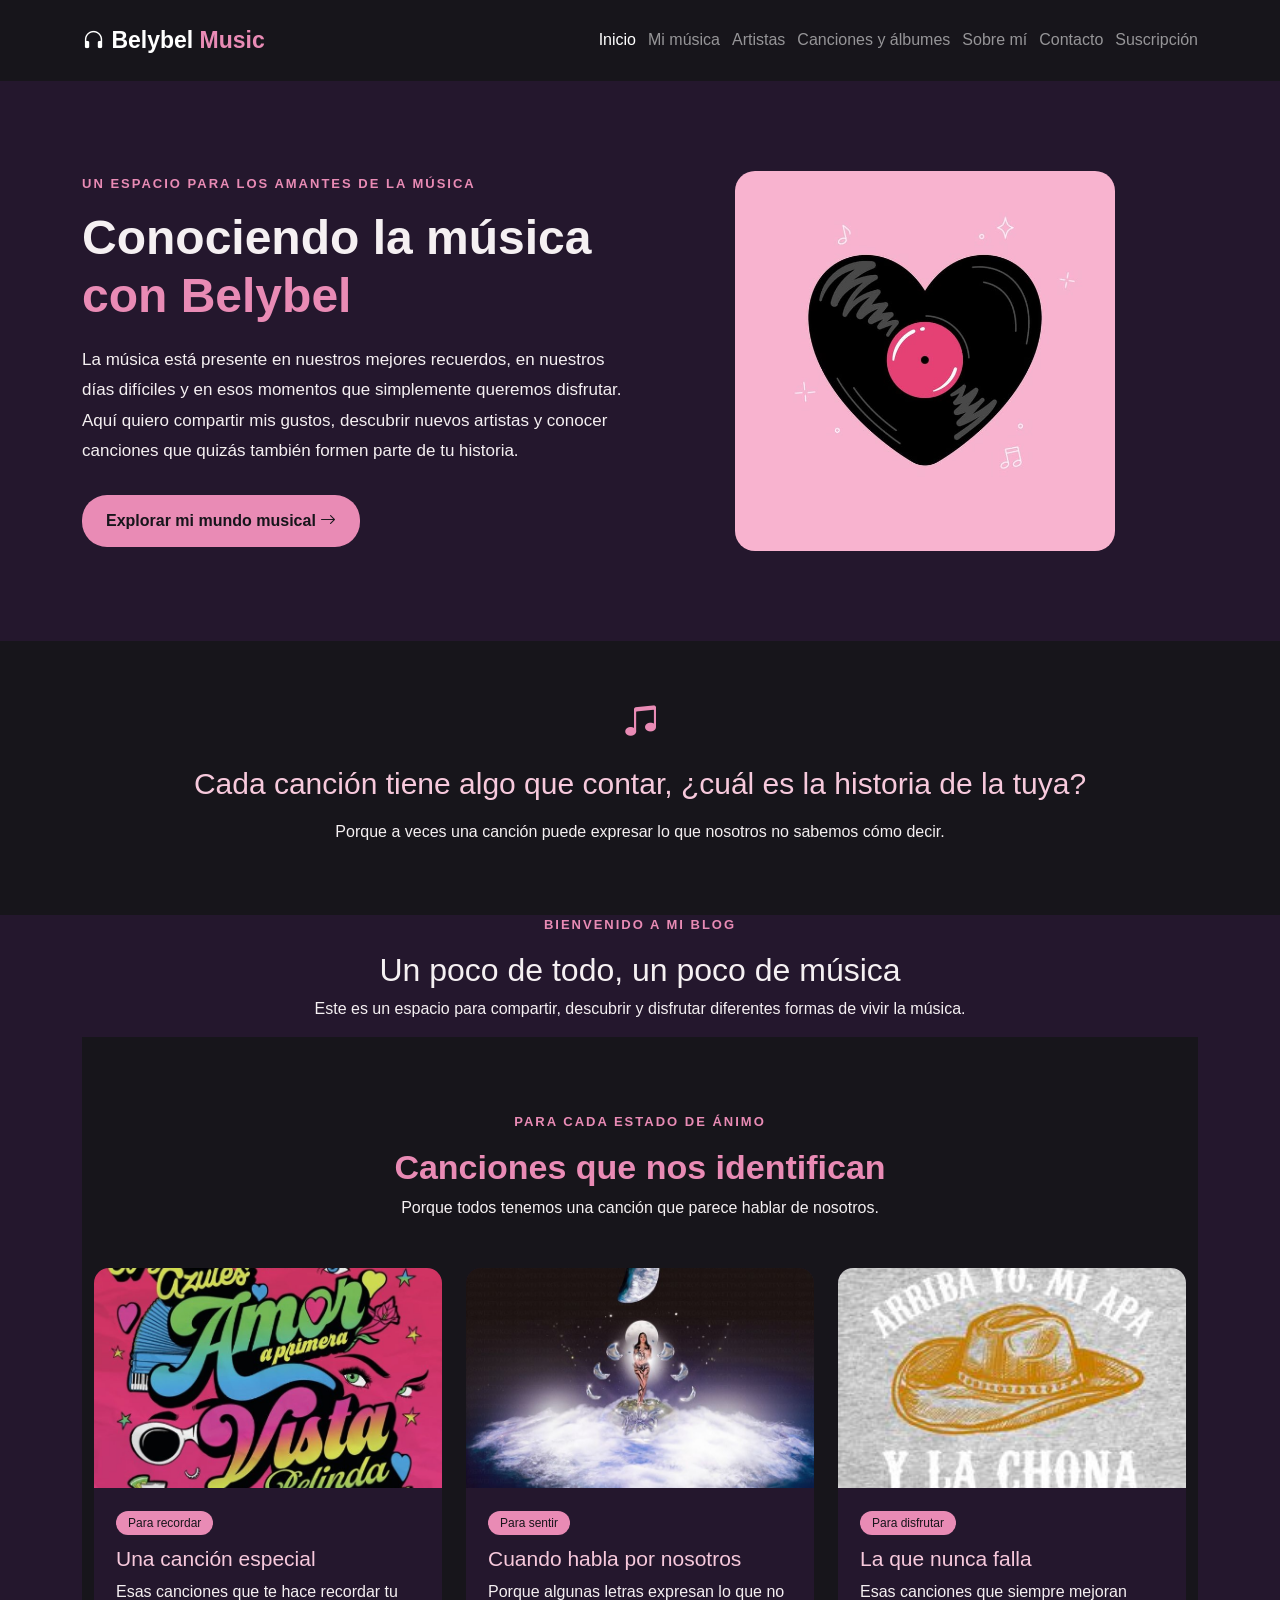
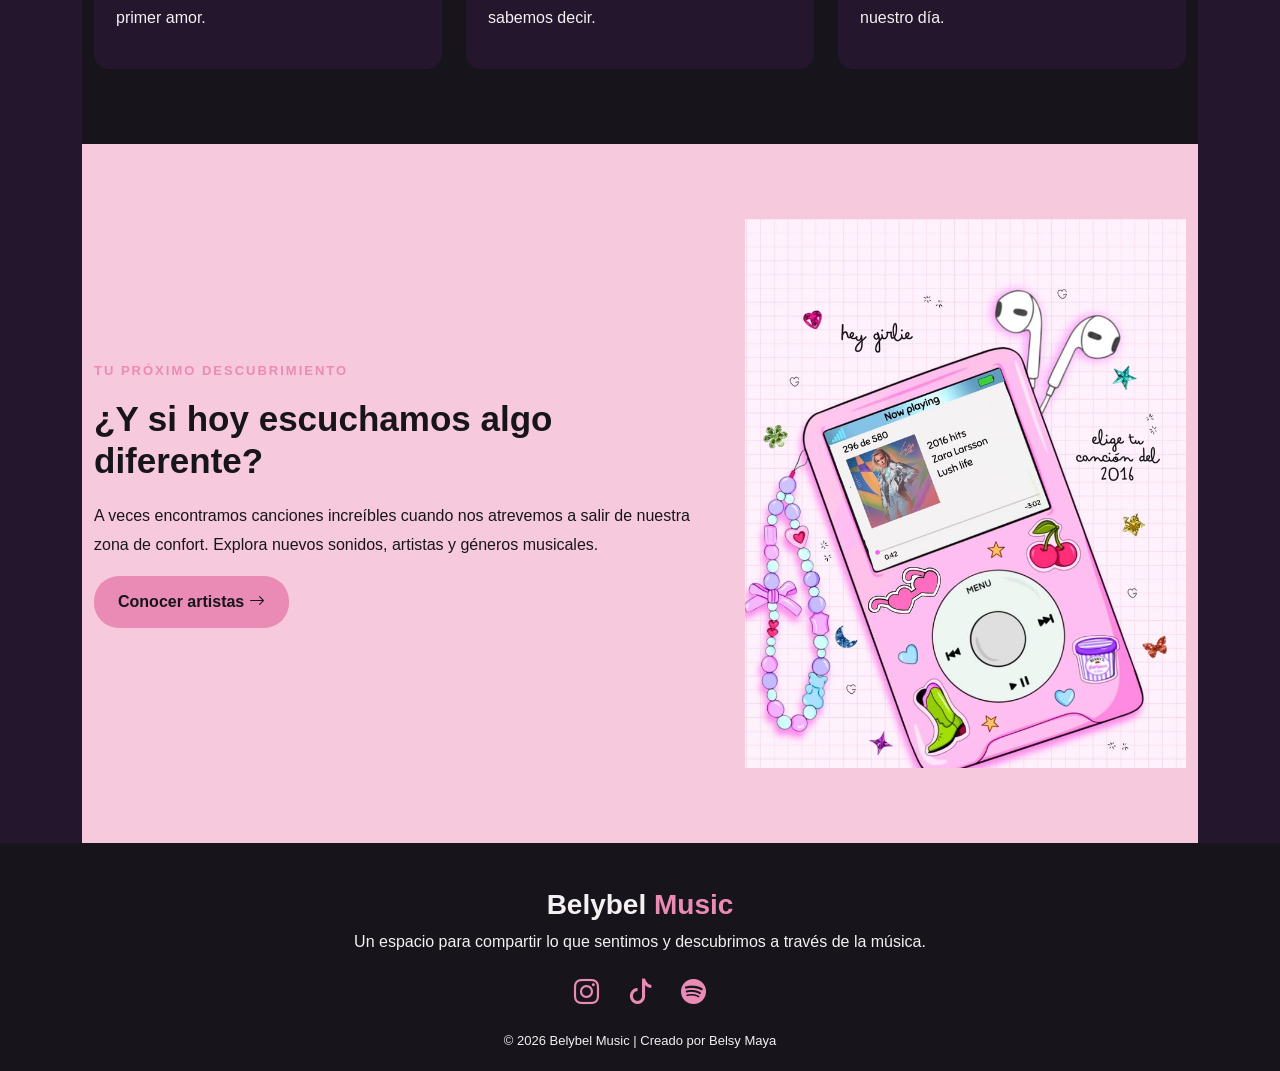
<file: Index.html>
<!DOCTYPE html>
<html lang="es">
<head>
    <meta charset="UTF-8">
    <meta name="viewport" content="width=device-width, initial-scale=1.0">
    <meta name="author" content="Belsy Maya">

    <title>Conociendo la musica con belybel</title>
    <link rel="stylesheet" href="css/bootstrap.min.css">
    <link rel="stylesheet" href="https://cdn.jsdelivr.net/npm/bootstrap-icons@1.13.2/font/bootstrap-icons.min.css">

</head>
<body>
       <!-- BARRA DE NAVEGACIÓN -->
    <nav class="navbar navbar-dark">
        <div class="container">

            <a class="navbar-brand" href="index.html">
                <i class="bi bi-headphones"></i>
                Belybel<span> Music</span>
            </a>

            <ul class="navbar-nav flex-row flex-wrap">

                <li class="nav-item">
                    <a class="nav-link active" href="Index.html">Inicio</a>
                </li>

                <li class="nav-item">
                    <a class="nav-link" href="generos.html">Mi música</a>
                </li>

                <li class="nav-item">
                    <a class="nav-link" href="artistas.html">Artistas</a>
                </li>

                <li class="nav-item">
                    <a class="nav-link" href="albumes.html">Canciones y álbumes</a>
                </li>

                <li class="nav-item">
                    <a class="nav-link" href="acerca.html">Sobre mí</a>
                </li>

                <li class="nav-item">
                    <a class="nav-link" href="contactanos.html">Contacto</a>
                </li>
                <li class="nav-item">
                    <a class="nav-link " href="suscripcion.html">Suscripción</a>
                </li>
            </ul>

        </div>
    </nav>
     <!-- PORTADA PRINCIPAL -->
    <header class="portada">

        <div class="container">

            <div class="row align-items-center">

                <!-- Texto de bienvenida -->
                <div class="col-lg-6">

                    <p class="subtitulo">
                        UN ESPACIO PARA LOS AMANTES DE LA MÚSICA
                    </p>

                    <h1>
                        Conociendo la música
                        <span>con Belybel</span>
                    </h1>

                    <p class="descripcion">
                        La música está presente en nuestros mejores recuerdos,
                        en nuestros días difíciles y en esos momentos que
                        simplemente queremos disfrutar.

                        Aquí quiero compartir mis gustos, descubrir nuevos
                        artistas y conocer canciones que quizás también
                        formen parte de tu historia.
                    </p>

                    <a href="generos.html" class="btn btn-rosa">
                        Explorar mi mundo musical
                        <i class="bi bi-arrow-right"></i>
                    </a>

                </div>

                <!-- Imagen principal -->
                <div class="col-lg-6 text-center">

                    <img src="Imagenes/portada"
                    class="img-fluid imagen-portada"
                    alt="imagen-portada">

                </div>

            </div>

        </div>

    </header>

    <!-- Frace para el blog -->
    <section class="frase-musical">

        <div class="container text-center">

            <i class="bi bi-music-note-beamed"></i>

            <h2>
                Cada canción tiene algo que contar,
                ¿cuál es la historia de la tuya?
            </h2>

            <p>
                Porque a veces una canción puede expresar lo que nosotros
                no sabemos cómo decir.
            </p>

        </div>

    </section>


    <!-- Contenido principal -->
    <main class="container">

        <div class="text-center">

            <p class="subtitulo">BIENVENIDO A MI BLOG</p>

            <h2>Un poco de todo, un poco de música</h2>

            <p>
                Este es un espacio para compartir, descubrir y disfrutar
                diferentes formas de vivir la música.
            </p>

        </div>

<!-- SECCIÓN DE CANCIONES -->
<section class="canciones">

    <div class="container">

        <div class="text-center mb-5">
            <p class="subtitulo">PARA CADA ESTADO DE ÁNIMO</p>
            <h2>Canciones que nos identifican</h2>
            <p>Porque todos tenemos una canción que parece hablar de nosotros.</p>
        </div>

        <div class="row g-4">

            <!-- Primera canción -->
            <div class="col-md-4">
                <div class="tarjeta-musical">
                    <img src="Imagenes/Amor a primera vista.jpg" alt="Canción recomendada">
                    <div class="contenido-tarjeta">
                        <span class="etiqueta">Para recordar</span>
                        <h3>Una canción especial</h3>
                        <p>Esas canciones que te hace recordar tu primer amor.</p>
                    </div>
                </div>
            </div>

            <!-- Segunda canción -->
            <div class="col-md-4">
                <div class="tarjeta-musical">
                    <img src="Imagenes/Cambios de Luna.jpg" alt="Canción recomendada">
                    <div class="contenido-tarjeta">
                        <span class="etiqueta">Para sentir</span>
                        <h3>Cuando habla por nosotros</h3>
                        <p>Porque algunas letras expresan lo que no sabemos decir.</p>
                    </div>
                </div>
            </div>

            <!-- Tercera canción -->
            <div class="col-md-4">
                <div class="tarjeta-musical">
                    <img src="Imagenes/la chona.jpg" alt="Canción recomendada">
                    <div class="contenido-tarjeta">
                        <span class="etiqueta">Para disfrutar</span>
                        <h3>La que nunca falla</h3>
                        <p>Esas canciones que siempre mejoran nuestro día.</p>
                    </div>
                </div>
            </div>

        </div>

    </div>

</section>

<!-- SECCIÓN DESCUBRE ALGO NUEVO -->
<section class="descubre">

    <div class="container">

        <div class="row align-items-center">

            <div class="col-lg-7">
                <p class="subtitulo">TU PRÓXIMO DESCUBRIMIENTO</p>

                <h2>¿Y si hoy escuchamos algo diferente?</h2>

                <p>
                    A veces encontramos canciones increíbles cuando
                    nos atrevemos a salir de nuestra zona de confort.
                    Explora nuevos sonidos, artistas y géneros musicales.
                </p>

                <a href="artistas.html" class="btn btn-rosa">
                    Conocer artistas
                    <i class="bi bi-arrow-right"></i>
                </a>
            </div>

            <div class="col-lg-5 text-center">
                <img src="Imagenes/imagen.jpg"
                     class="img-fluid imagen"
                     alt="imagen">
            </div>

        </div>

    </div>

</section>

    </main>

<!-- PIE DE PÁGINA -->
<footer class="footer">

    <div class="container text-center">

        <h3>Belybel<span> Music</span></h3>

        <p>
            Un espacio para compartir lo que sentimos
            y descubrimos a través de la música.
        </p>

        <div class="redes-sociales">
            <i class="bi bi-instagram"></i>
            <i class="bi bi-tiktok"></i>
            <i class="bi bi-spotify"></i>
        </div>

        <p class="copyright">
            © 2026 Belybel Music | Creado por Belsy Maya
        </p>

    </div>

</footer>

    <link rel="stylesheet" href="css/estilos.css">
</body>
</html>
</file>
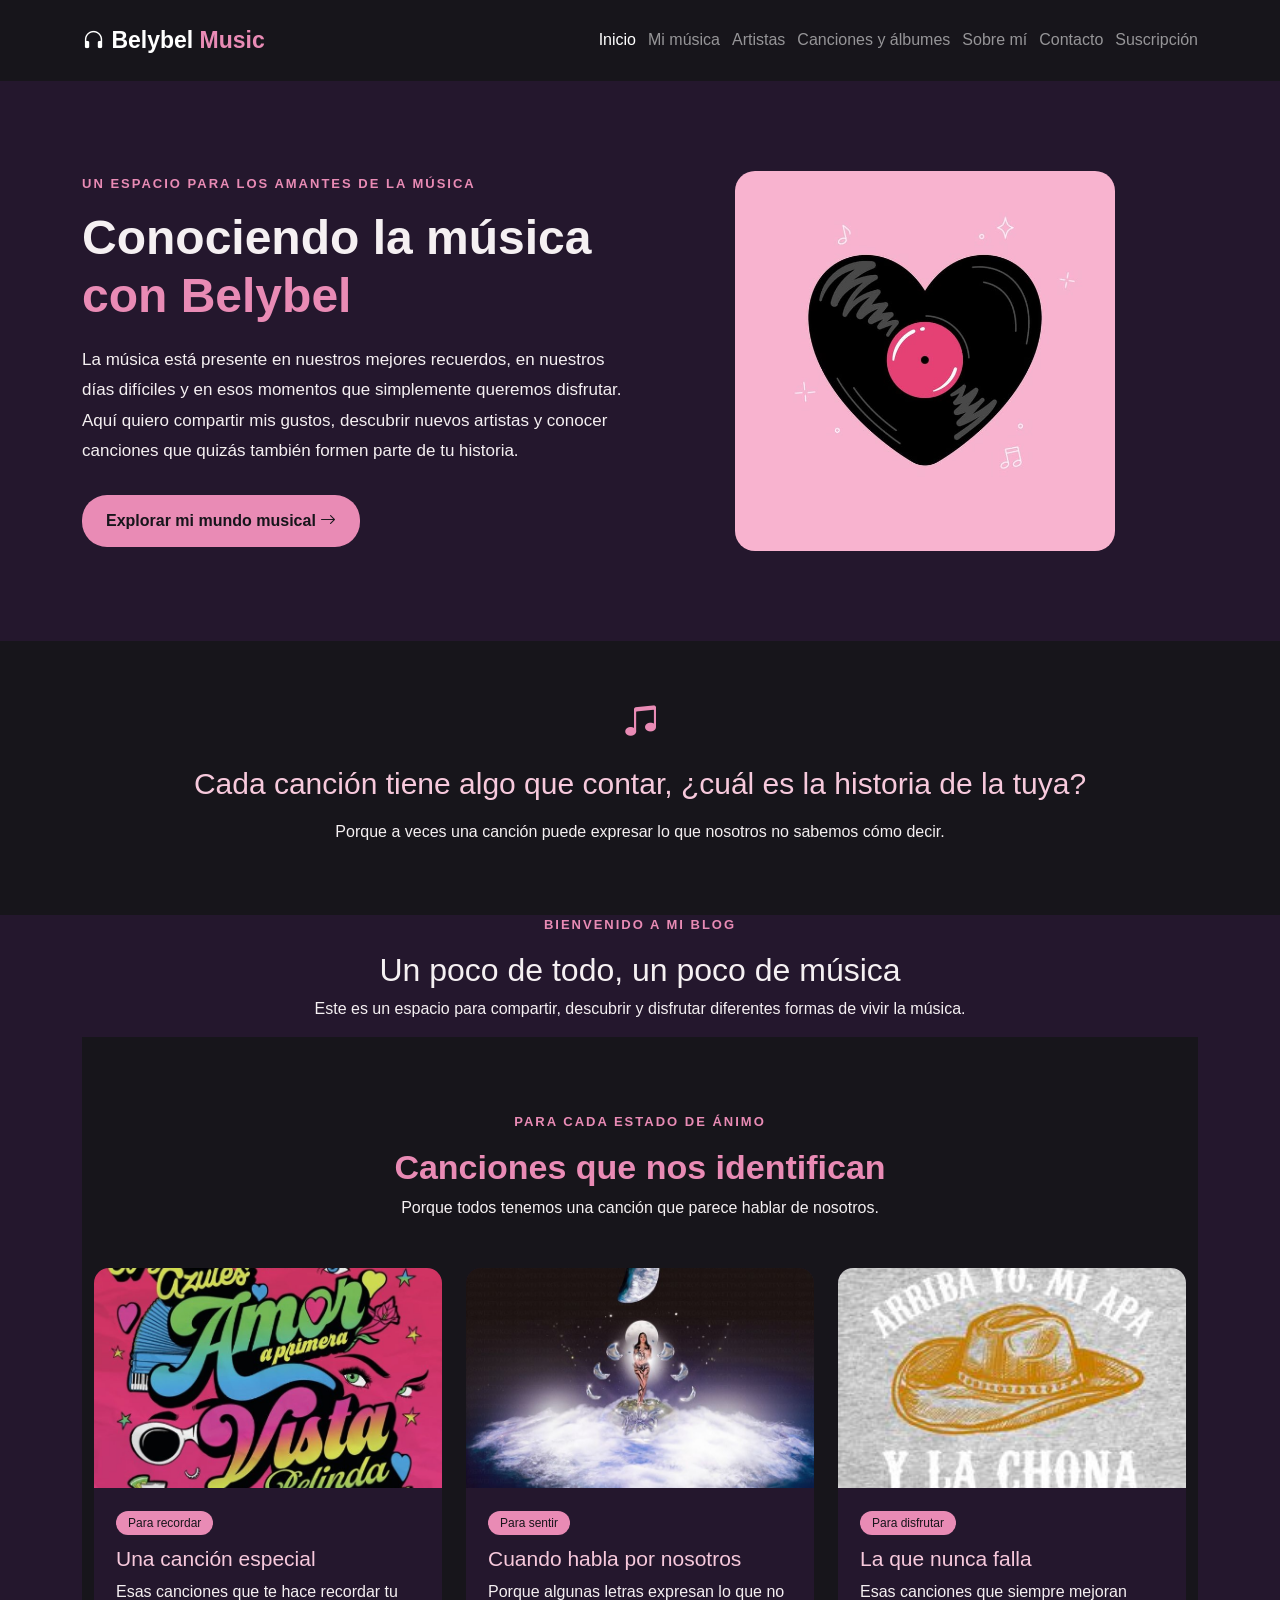
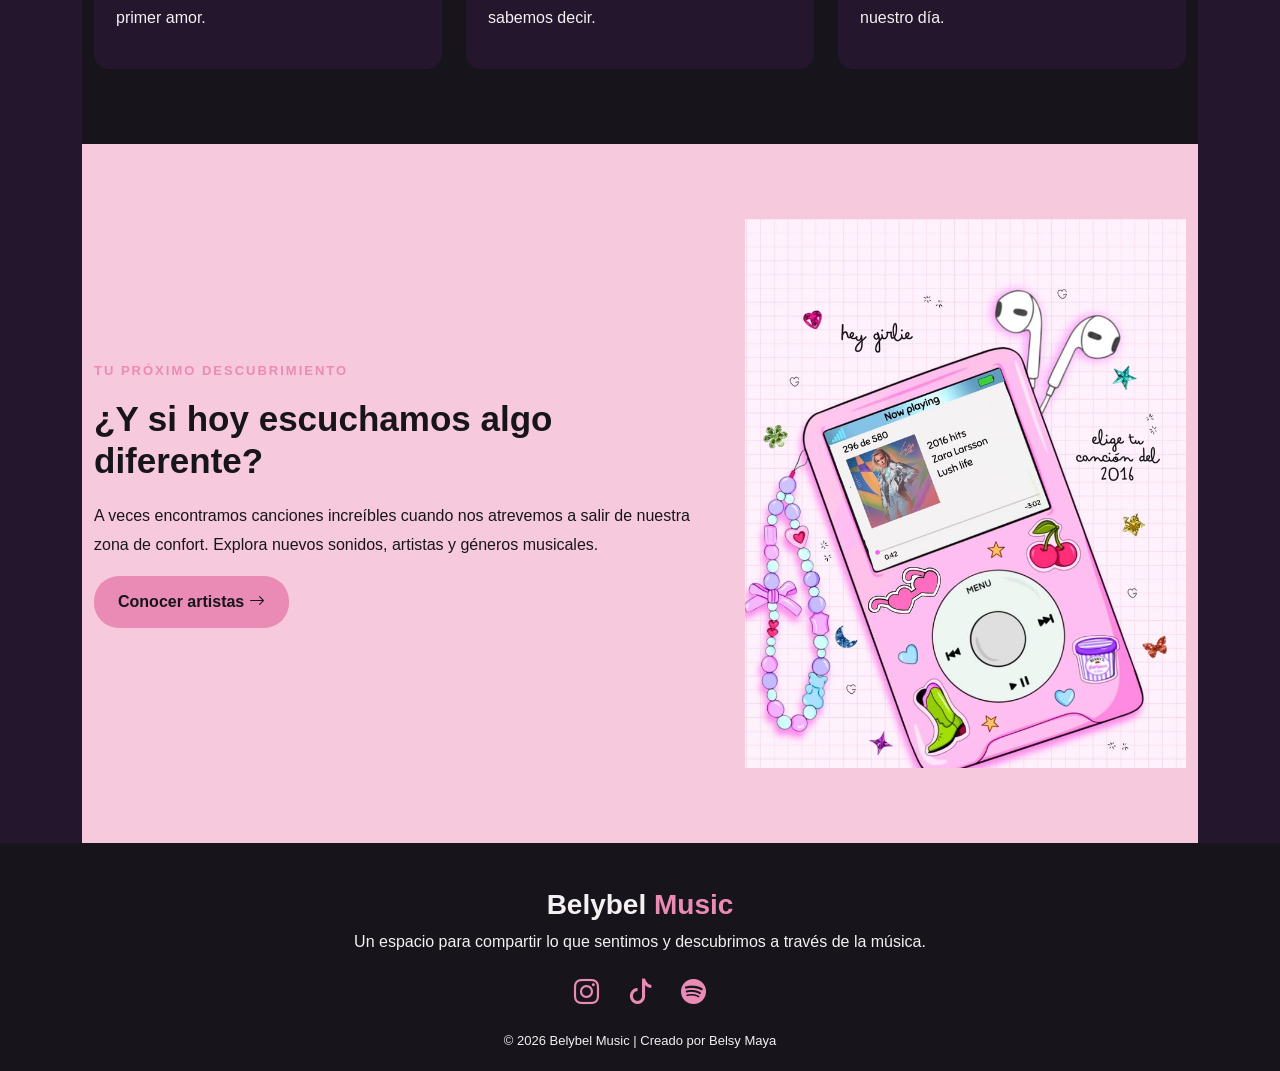
<file: index.html>
<!DOCTYPE html>
<html lang="es">
<head>
    <meta charset="UTF-8">
    <meta name="viewport" content="width=device-width, initial-scale=1.0">
    <meta name="author" content="Belsy Maya">

    <title>Conociendo la musica con belybel</title>
    <link rel="stylesheet" href="css/bootstrap.min.css">
    <link rel="stylesheet" href="https://cdn.jsdelivr.net/npm/bootstrap-icons@1.13.2/font/bootstrap-icons.min.css">
    <link rel="stylesheet" href="css/estilos.css">

</head>
<body>
       <!-- BARRA DE NAVEGACIÓN -->
    <nav class="navbar navbar-dark">
        <div class="container">

            <a class="navbar-brand" href="index.html">
                <i class="bi bi-headphones"></i>
                Belybel<span> Music</span>
            </a>

            <ul class="navbar-nav flex-row flex-wrap">

                <li class="nav-item">
                    <a class="nav-link active" href="index.html">Inicio</a>
                </li>

                <li class="nav-item">
                    <a class="nav-link" href="generos.html">Mi música</a>
                </li>

                <li class="nav-item">
                    <a class="nav-link" href="artistas.html">Artistas</a>
                </li>

                <li class="nav-item">
                    <a class="nav-link" href="albumes.html">Canciones y álbumes</a>
                </li>

                <li class="nav-item">
                    <a class="nav-link" href="acerca.html">Sobre mí</a>
                </li>

                <li class="nav-item">
                    <a class="nav-link" href="contactanos.html">Contacto</a>
                </li>
                <li class="nav-item">
                    <a class="nav-link " href="suscripcion.html">Suscripción</a>
                </li>
            </ul>

        </div>
    </nav>
     <!-- PORTADA PRINCIPAL -->
    <header class="portada">

        <div class="container">

            <div class="row align-items-center">

                <!-- Texto de bienvenida -->
                <div class="col-lg-6">

                    <p class="subtitulo">
                        UN ESPACIO PARA LOS AMANTES DE LA MÚSICA
                    </p>

                    <h1>
                        Conociendo la música
                        <span>con Belybel</span>
                    </h1>

                    <p class="descripcion">
                        La música está presente en nuestros mejores recuerdos,
                        en nuestros días difíciles y en esos momentos que
                        simplemente queremos disfrutar.

                        Aquí quiero compartir mis gustos, descubrir nuevos
                        artistas y conocer canciones que quizás también
                        formen parte de tu historia.
                    </p>

                    <a href="generos.html" class="btn btn-rosa">
                        Explorar mi mundo musical
                        <i class="bi bi-arrow-right"></i>
                    </a>

                </div>

                <!-- Imagen principal -->
                <div class="col-lg-6 text-center">

                    <img src="Imagenes/portada"
                    class="img-fluid imagen-portada"
                    alt="imagen-portada">

                </div>

            </div>

        </div>

    </header>

    <!-- Frace para el blog -->
    <section class="frase-musical">

        <div class="container text-center">

            <i class="bi bi-music-note-beamed"></i>

            <h2>
                Cada canción tiene algo que contar,
                ¿cuál es la historia de la tuya?
            </h2>

            <p>
                Porque a veces una canción puede expresar lo que nosotros
                no sabemos cómo decir.
            </p>

        </div>

    </section>


    <!-- Contenido principal -->
    <main class="container">

        <div class="text-center">

            <p class="subtitulo">BIENVENIDO A MI BLOG</p>

            <h2>Un poco de todo, un poco de música</h2>

            <p>
                Este es un espacio para compartir, descubrir y disfrutar
                diferentes formas de vivir la música.
            </p>

        </div>


<!-- SECCIÓN DE CANCIONES -->
<section class="canciones">

    <div class="container">

        <div class="text-center mb-5">
            <p class="subtitulo">PARA CADA ESTADO DE ÁNIMO</p>
            <h2>Canciones que nos identifican</h2>
            <p>Porque todos tenemos una canción que parece hablar de nosotros.</p>
        </div>

        <div class="row g-4">

            <!-- Primera canción -->
            <div class="col-md-4">
                <div class="tarjeta-musical">
                    <img src="Imagenes/Amor a primera vista.jpg" alt="Canción recomendada">
                    <div class="contenido-tarjeta">
                        <span class="etiqueta">Para recordar</span>
                        <h3>Una canción especial</h3>
                        <p>Esas canciones que te hace recordar tu primer amor.</p>
                    </div>
                </div>
            </div>

            <!-- Segunda canción -->
            <div class="col-md-4">
                <div class="tarjeta-musical">
                    <img src="Imagenes/Cambios de Luna.jpg" alt="Canción recomendada">
                    <div class="contenido-tarjeta">
                        <span class="etiqueta">Para sentir</span>
                        <h3>Cuando habla por nosotros</h3>
                        <p>Porque algunas letras expresan lo que no sabemos decir.</p>
                    </div>
                </div>
            </div>

            <!-- Tercera canción -->
            <div class="col-md-4">
                <div class="tarjeta-musical">
                    <img src="Imagenes/la chona.jpg" alt="Canción recomendada">
                    <div class="contenido-tarjeta">
                        <span class="etiqueta">Para disfrutar</span>
                        <h3>La que nunca falla</h3>
                        <p>Esas canciones que siempre mejoran nuestro día.</p>
                    </div>
                </div>
            </div>

        </div>

    </div>

</section>

<!-- SECCIÓN DESCUBRE ALGO NUEVO -->
<section class="descubre">

    <div class="container">

        <div class="row align-items-center">

            <div class="col-lg-7">
                <p class="subtitulo">TU PRÓXIMO DESCUBRIMIENTO</p>

                <h2>¿Y si hoy escuchamos algo diferente?</h2>

                <p>
                    A veces encontramos canciones increíbles cuando
                    nos atrevemos a salir de nuestra zona de confort.
                    Explora nuevos sonidos, artistas y géneros musicales.
                </p>

                <a href="artistas.html" class="btn btn-rosa">
                    Conocer artistas
                    <i class="bi bi-arrow-right"></i>
                </a>
            </div>

            <div class="col-lg-5 text-center">
                <img src="Imagenes/imagen.jpg"
                     class="img-fluid imagen"
                     alt="imagen">
            </div>

        </div>

    </div>

</section>

    </main>

<!-- PIE DE PÁGINA -->
<footer class="footer">

    <div class="container text-center">

        <h3>Belybel<span> Music</span></h3>

        <p>
            Un espacio para compartir lo que sentimos
            y descubrimos a través de la música.
        </p>

        <div class="redes-sociales">
            <i class="bi bi-instagram"></i>
            <i class="bi bi-tiktok"></i>
            <i class="bi bi-spotify"></i>
        </div>

        <p class="copyright">
            © 2026 Belybel Music | Creado por Belsy Maya
        </p>

    </div>

</footer>


</body>
</html>
</file>
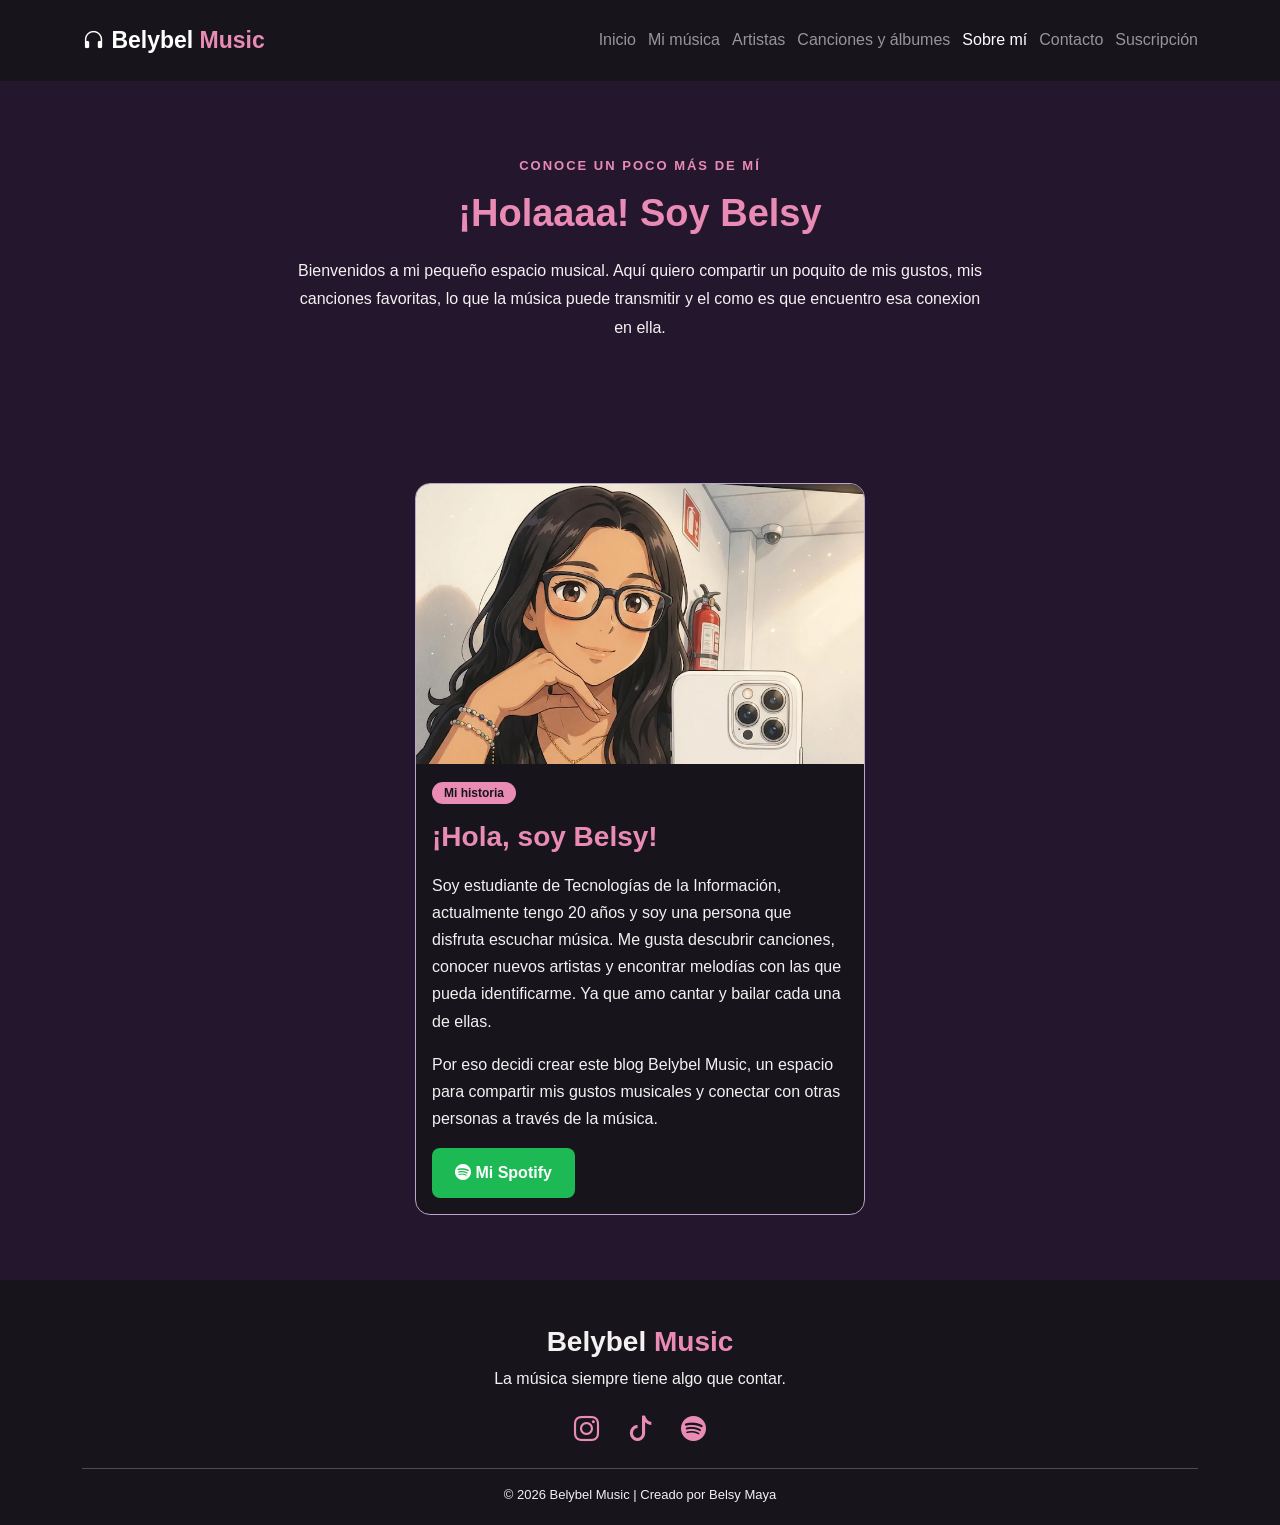
<file: acerca.html>
<!DOCTYPE html>
<html lang="en">
<head>
    <meta charset="UTF-8">
    <meta name="viewport" content="width=device-width, initial-scale=1.0">
    <meta name="author" content="Belsy Maya">
    <title>Sobre mi | Belybel Music</title>
    <link rel="stylesheet" href="css/bootstrap.min.css">
    <link rel="stylesheet" href="https://cdn.jsdelivr.net/npm/bootstrap-icons@1.13.2/font/bootstrap-icons.min.css">
    <link rel="stylesheet" href="css/estilos.css">
</head>
<body>
     <nav class="navbar navbar-dark">
    <div class="container">
        <a class="navbar-brand" href="index.html">
            <i class="bi bi-headphones"></i>
            Belybel<span> Music</span>
        </a>

        <ul class="navbar-nav flex-row flex-wrap">
            <li class="nav-item">
                <a class="nav-link" href="index.html">Inicio</a>
            </li>
            <li class="nav-item">
                <a class="nav-link" href="generos.html">Mi música</a>
            </li>
            <li class="nav-item">
                <a class="nav-link " href="artistas.html">Artistas</a>
            </li>
            <li class="nav-item">
                <a class="nav-link" href="albumes.html">Canciones y álbumes</a>
            </li>
            <li class="nav-item">
                <a class="nav-link active" href="acerca.html">Sobre mí</a>
            </li>
            <li class="nav-item">
                <a class="nav-link" href="contactanos.html">Contacto</a>
            </li>
             <li class="nav-item">
                    <a class="nav-link " href="suscripcion.html">Suscripción</a>
                </li>
        </ul>
    </div>
</nav>

<!-- SECCIÓN SOBRE MÍ -->
<main>

    <section class="encabezado-generos text-center">
        <div class="container">
            <p class="subtitulo">CONOCE UN POCO MÁS DE MÍ</p>

            <h1>¡Holaaaa! Soy Belsy</h1>

            <p>
                Bienvenidos a mi pequeño espacio musical.
                Aquí quiero compartir un poquito de mis gustos,
                mis canciones favoritas, lo que la música
                puede transmitir y el como es que encuentro esa conexion en ella.
            </p>
        </div>
    </section>

<!-- MI HISTORIA -->
<section class="seccion-contenido">
    <div class="container">

        <div class="card mx-auto tarjeta-historia" style="max-width: 450px;">

            <img src="Imagenes/bechy"
                 class="card-img-top"
                 alt="Fotografía de Belsy">

            <div class="card-body">

                <span class="badge rounded-pill etiqueta">
                    Mi historia
                </span>

                <h2 class="card-title mt-3">
                    ¡Hola, soy Belsy!
                </h2>

                <p class="card-text">
                    Soy estudiante de Tecnologías de la Información,
                    actualmente tengo 20 años y soy una persona que
                    disfruta escuchar música.
                    Me gusta descubrir canciones, conocer nuevos
                    artistas y encontrar melodías con las que
                    pueda identificarme.
                    Ya que amo cantar y bailar cada una de ellas.
                </p>

                <p class="card-text">
                    Por eso decidi crear este blog 
                    Belybel Music, un espacio para
                    compartir mis gustos musicales y conectar
                    con otras personas a través de la música.
                </p>

                <a href="https://open.spotify.com/user/31s2onevl7btvqlb2qbi7z2ll2nm?si=zpe7YAqRSs-Hetpp7H59wA&utm_source=copy-link"
                   target="_blank"
                   class="btn btn-spotify">
                    <i class="bi bi-spotify"></i>
                    Mi Spotify
                </a>

            </div>
        </div>

    </div>
</section>


</main>

<!-- PIE DE PÁGINA -->
<footer class="footer">
    <div class="container">

        <h3>Belybel<span> Music</span></h3>

        <p>
            La música siempre tiene algo que contar.
        </p>

        <div class="redes-sociales">
            <i class="bi bi-instagram"></i>
            <i class="bi bi-tiktok"></i>
            <i class="bi bi-spotify"></i>
        </div>

        <hr>

        <p class="copyright">
            © 2026 Belybel Music | Creado por Belsy Maya
        </p>

    </div>
</footer>


</body>
</html>
</file>
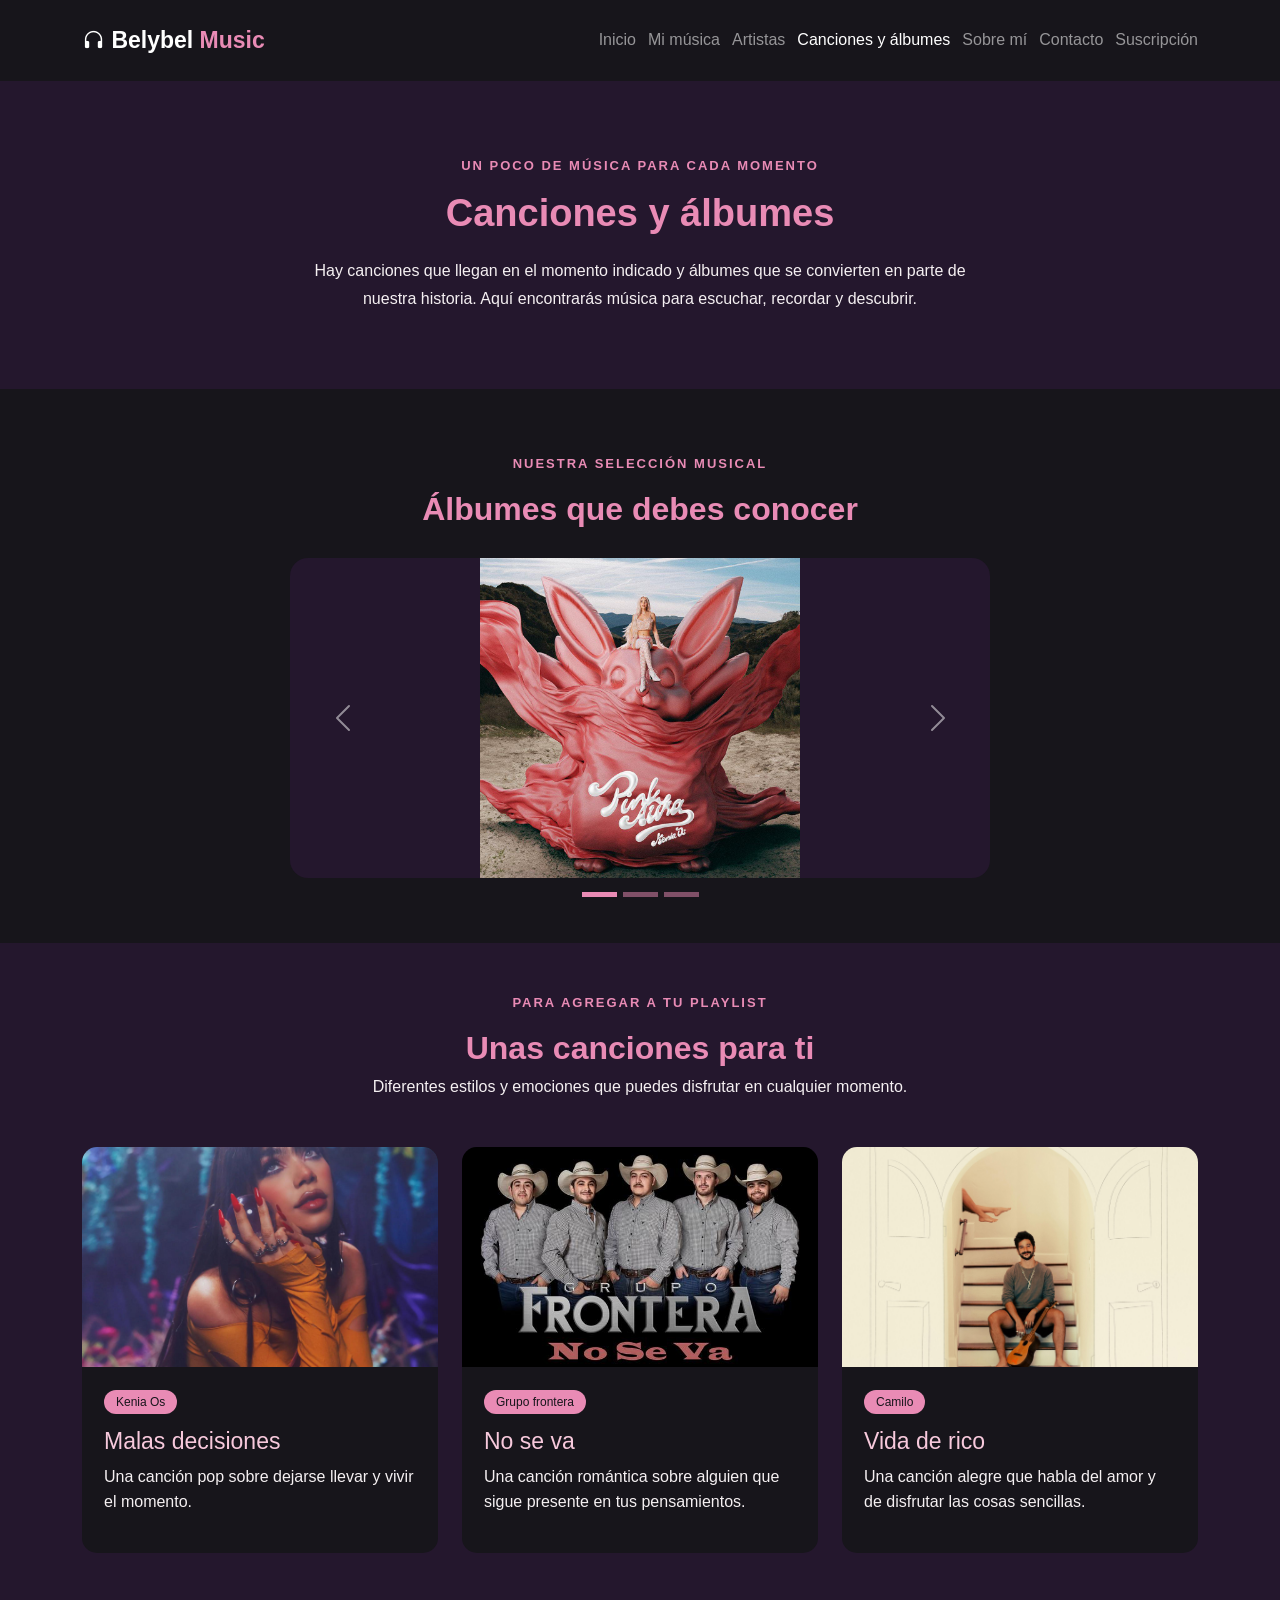
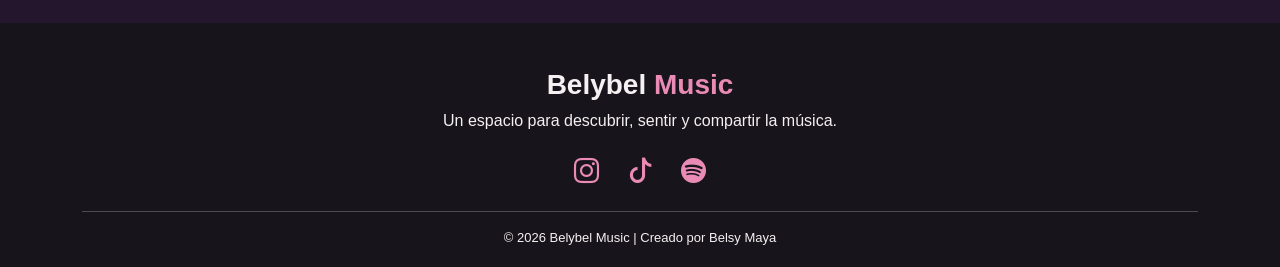
<file: albumes.html>
<!DOCTYPE html>
<html lang="es">
<head>
    <meta charset="UTF-8">
    <meta name="viewport" content="width=device-width, initial-scale=1.0">
    <meta name="author" content="Belsy Maya">

    <title>Canciones y albumes | Belybel Music</title>
    <link rel="stylesheet" href="css/bootstrap.min.css">
    <link rel="stylesheet" href="https://cdn.jsdelivr.net/npm/bootstrap-icons@1.13.2/font/bootstrap-icons.min.css">
    <link rel="stylesheet" href="css/estilos.css">
</head>
<body>
    <nav class="navbar navbar-dark">
    <div class="container">
        <a class="navbar-brand" href="index.html">
            <i class="bi bi-headphones"></i>
            Belybel<span> Music</span>
        </a>

        <ul class="navbar-nav flex-row flex-wrap">
            <li class="nav-item">
                <a class="nav-link" href="index.html">Inicio</a>
            </li>
            <li class="nav-item">
                <a class="nav-link" href="generos.html">Mi música</a>
            </li>
            <li class="nav-item">
                <a class="nav-link " href="artistas.html">Artistas</a>
            </li>
            <li class="nav-item">
                <a class="nav-link active " href="albumes.html">Canciones y álbumes</a>
            </li>
            <li class="nav-item">
                <a class="nav-link" href="acerca.html">Sobre mí</a>
            </li>
            <li class="nav-item">
                <a class="nav-link" href="contactanos.html">Contacto</a>
            </li>
             <li class="nav-item">
                    <a class="nav-link" href="suscripcion.html">Suscripción</a>
                </li>
        </ul>
    </div>
</nav>
 <!-- ENCABEZADO -->
    <header class="encabezado-generos text-center">

        <div class="container">

            <p class="subtitulo">UN POCO DE MÚSICA PARA CADA MOMENTO</p>

            <h1>Canciones y álbumes</h1>

            <p>
                Hay canciones que llegan en el momento indicado y álbumes
                que se convierten en parte de nuestra historia.
                Aquí encontrarás música para escuchar, recordar y descubrir.
            </p>

        </div>

    </header>


    <main>

        <!-- CARRUSEL -->
        <section class="seccion-carrusel">

            <div class="container">

                <div class="text-center mb-4">
                    <p class="subtitulo">NUESTRA SELECCIÓN MUSICAL</p>
                    <h2>Álbumes que debes conocer</h2>
                </div>

                
<div id="carouselExample" class="carousel slide">

    <!-- INDICADORES -->
    <div class="carousel-indicators">

        <button type="button"
            data-bs-target="#carouselExample"
            data-bs-slide-to="0"
            class="active"
            aria-current="true"
            aria-label="Imagen 1">
        </button>

        <button type="button"
            data-bs-target="#carouselExample"
            data-bs-slide-to="1"
            aria-label="Imagen 2">
        </button>

        <button type="button"
            data-bs-target="#carouselExample"
            data-bs-slide-to="2"
            aria-label="Imagen 3">
        </button>

    </div>

    <!-- IMÁGENES -->
    <div class="carousel-inner">

        <div class="carousel-item active">
            <img src="Imagenes/album_kenia.jpg"
                class="d-block w-100"
                alt="Portada del primer álbum">
        </div>

        <div class="carousel-item">
            <img src="Imagenes/album_grupo frontera.jpg"
                class="d-block w-100"
                alt="Portada del segundo álbum">
        </div>

        <div class="carousel-item">
            <img src="Imagenes/album_camilo.jpg"
                class="d-block w-100"
                alt="Portada del tercer álbum">
        </div>

    </div>

    <!-- BOTÓN ANTERIOR -->
   <button class="carousel-control-prev"
    type="button"
    data-bs-target="#carouselExample"
    data-bs-slide="prev"
    data-bs-toggle="tooltip"
    data-bs-placement="top"
    title="Ver álbum anterior">

    <span class="carousel-control-prev-icon"
        aria-hidden="true"></span>

    <span class="visually-hidden">Anterior</span>
</button>
    

    <!-- BOTÓN SIGUIENTE -->
    <button class="carousel-control-next"
    type="button"
    data-bs-target="#carouselExample"
    data-bs-slide="next"
    data-bs-toggle="tooltip"
    data-bs-placement="top"
    title="Ver siguiente álbum">

    <span class="carousel-control-next-icon"
        aria-hidden="true"></span>

    <span class="visually-hidden">Siguiente</span>
</button>
</div>


        </section>


        <!-- SECCIÓN DE CANCIONES -->
        <section class="seccion-generos">

            <div class="container">

                <div class="text-center mb-5">
                    <p class="subtitulo">PARA AGREGAR A TU PLAYLIST</p>
                    <h2>Unas canciones para ti</h2>
                    <p>
                        Diferentes estilos y emociones que puedes disfrutar
                        en cualquier momento.
                    </p>
                </div>

                <div class="row g-4">

                    <!-- cancion kenia os -->
                    <div class="col-md-6 col-lg-4">

                        <div class="tarjeta-genero">

                            <img src="Imagenes/malas_decisiones.jpg"
                                alt="Música urbana">

                            <div class="contenido-tarjeta">

                                <span class="etiqueta">Kenia Os</span>

                                <h2>Malas decisiones</h2>

                                <p>
                                    Una canción pop sobre dejarse llevar y vivir el momento.
                                </p>

                            </div>

                        </div>

                    </div>


                    <!-- cancion grupo frontera  -->
                    <div class="col-md-6 col-lg-4">

                        <div class="tarjeta-genero">

                            <img src="Imagenes/no se va.jpg"
                                alt="Música romántica">

                            <div class="contenido-tarjeta">

                                <span class="etiqueta">Grupo frontera</span>

                                <h2>No se va</h2>

                                <p>
                                    Una canción romántica sobre alguien que sigue presente en tus pensamientos.
                                </p>

                            </div>

                        </div>

                    </div>


                    <!-- cancion camilo -->
                    <div class="col-md-6 col-lg-4">

                        <div class="tarjeta-genero">

                            <img src="Imagenes/vida de rico.jpg"
                                alt="Música para recordar">

                            <div class="contenido-tarjeta">

                                <span class="etiqueta">Camilo</span>

                                <h2>Vida de rico</h2>

                                <p>
                                   Una canción alegre que habla del amor y de disfrutar las cosas sencillas.
                                </p>

                            </div>

                        </div>

                    </div>

                </div>

            </div>

        </section>

    </main>


    <!-- PIE DE PÁGINA -->
    <footer class="footer">

        <div class="container">

            <h3>Belybel<span> Music</span></h3>

            <p>
                Un espacio para descubrir, sentir y compartir la música.
            </p>

            <div class="redes-sociales">

                <i class="bi bi-instagram"></i>
                <i class="bi bi-tiktok"></i>
                <i class="bi bi-spotify"></i>

            </div>

            <hr>

            <p class="copyright">
                © 2026 Belybel Music | Creado por Belsy Maya
            </p>

        </div>

    </footer>

    <script src="https://cdn.jsdelivr.net/npm/bootstrap@5.3.3/dist/js/bootstrap.bundle.min.js"></script>
    <script>
    const tooltipTriggerList = document.querySelectorAll('[data-bs-toggle="tooltip"]');

    const tooltipList = [...tooltipTriggerList].map(tooltipTriggerEl => {
        return new bootstrap.Tooltip(tooltipTriggerEl);
    });
</script>
</body>
</html>
</file>
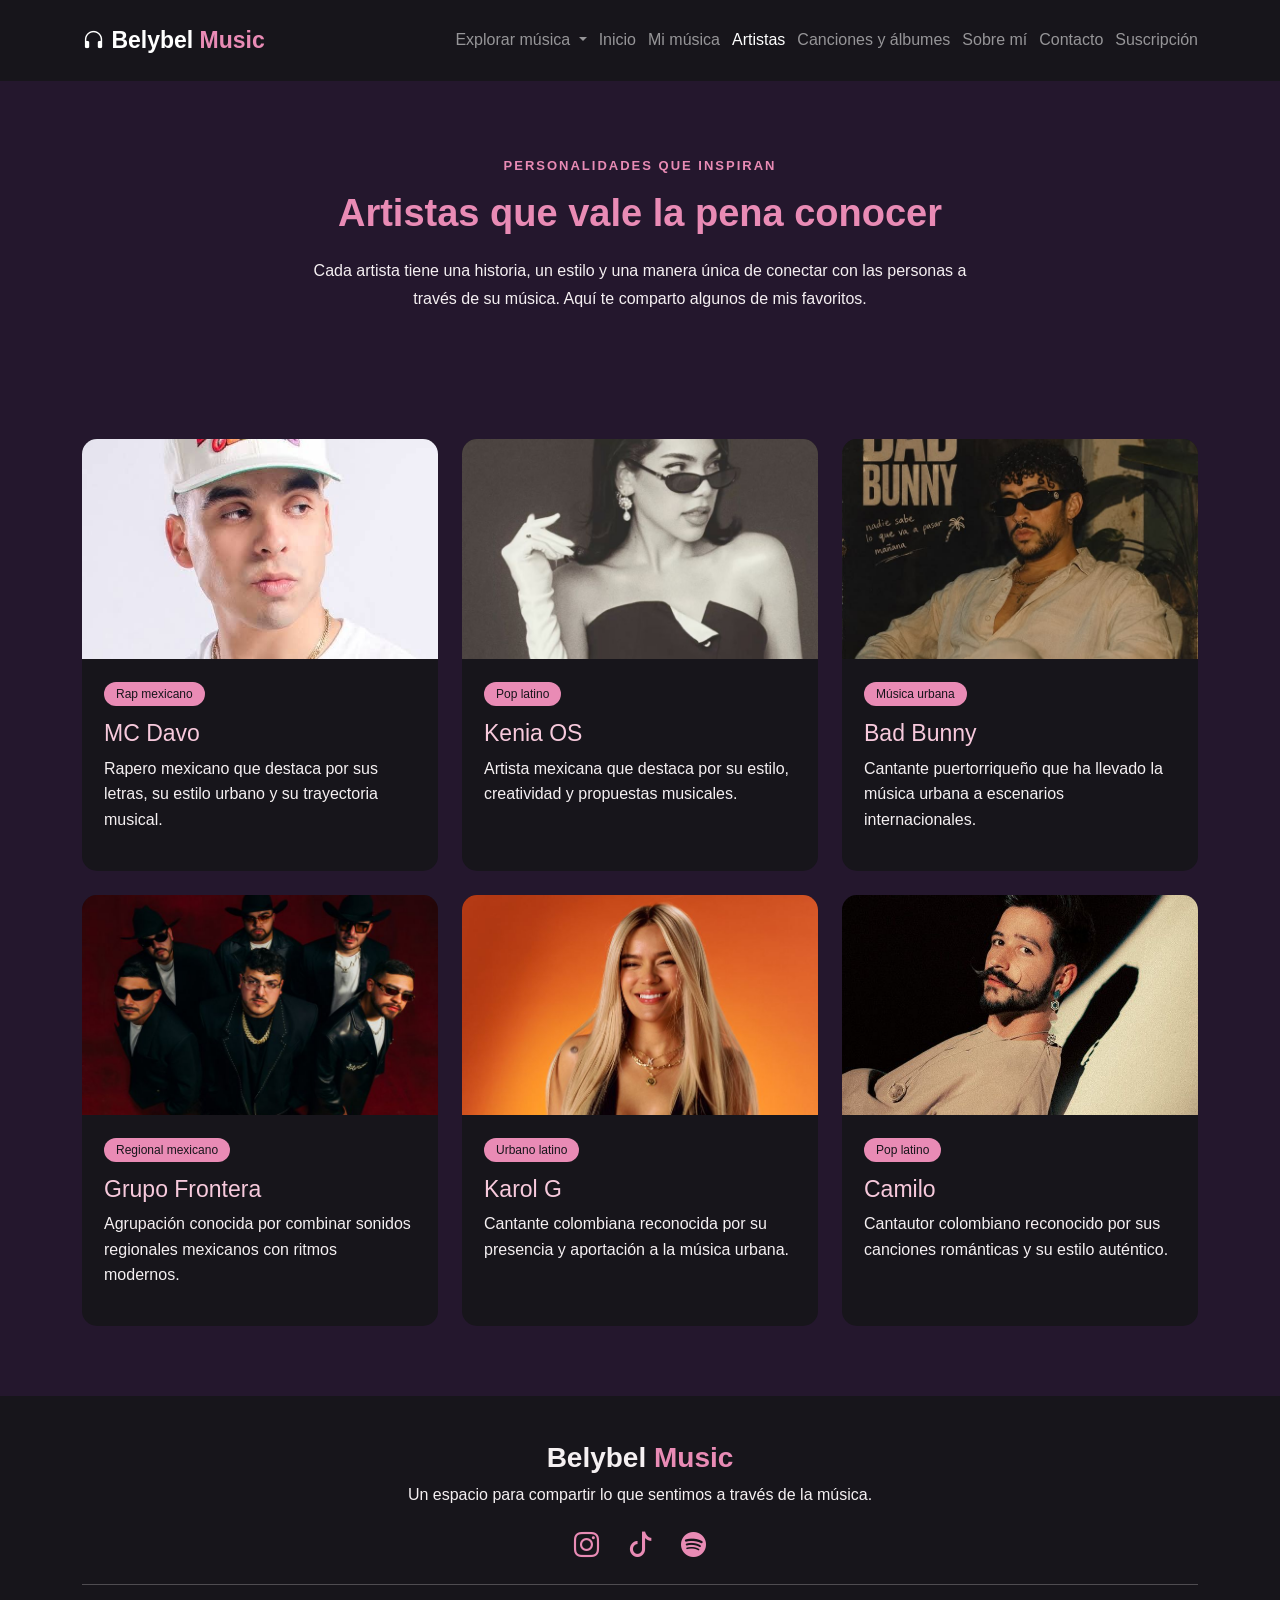
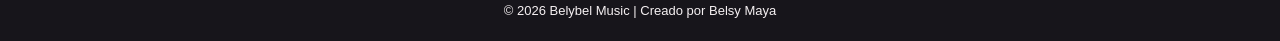
<file: artistas.html>
<!DOCTYPE html>
<html lang="es">
<head>
    <meta charset="UTF-8">
    <meta name="viewport" content="width=device-width, initial-scale=1.0">
    <meta name="author" content="Belsy Maya">

    <title>Artistas | Belybel</title>
    <link rel="stylesheet" href="css/bootstrap.min.css">
    <link rel="stylesheet" href="https://cdn.jsdelivr.net/npm/bootstrap-icons@1.13.2/font/bootstrap-icons.min.css">
    <link rel="stylesheet" href="css/estilos.css">
</head>
<body>
    <nav class="navbar navbar-dark">
    <div class="container">
        <a class="navbar-brand" href="index.html">
            <i class="bi bi-headphones"></i>
            Belybel<span> Music</span>
        </a>

        <ul class="navbar-nav flex-row flex-wrap">

<li class="nav-item dropdown">
    <a class="nav-link dropdown-toggle"
       href="#"
       role="button"
       data-bs-toggle="dropdown"
       aria-expanded="false">
        Explorar música
    </a>

    <ul class="dropdown-menu">
        <li>
            <a class="dropdown-item" href="generos.html">
                Géneros musicales
            </a>
        </li>

        <li>
            <a class="dropdown-item" href="albumes.html">
                Canciones y álbumes
            </a>
        </li>

        <li>
            <a class="dropdown-item" href="artistas.html">
                Artistas
            </a>
        </li>
    </ul>
</li>

            <li class="nav-item">
                <a class="nav-link" href="index.html">Inicio</a>
            </li>
            <li class="nav-item">
                <a class="nav-link" href="generos.html">Mi música</a>
            </li>
            <li class="nav-item">
                <a class="nav-link active" href="artistas.html">Artistas</a>
            </li>
            <li class="nav-item">
                <a class="nav-link" href="albumes.html">Canciones y álbumes</a>
            </li>
            <li class="nav-item">
                <a class="nav-link" href="acerca.html">Sobre mí</a>
            </li>
            <li class="nav-item">
                <a class="nav-link" href="contactanos.html">Contacto</a>
            </li>
             <li class="nav-item">
                    <a class="nav-link " href="suscripcion.html">Suscripción</a>
                </li>
        </ul>
    </div>
</nav>
    <!-- ENCABEZADO PRINCIPAL -->
    <header class="encabezado-generos">

        <div class="container text-center">

            <p class="subtitulo">PERSONALIDADES QUE INSPIRAN</p>

            <h1>Artistas que vale la pena conocer</h1>

            <p>
                Cada artista tiene una historia, un estilo y una manera
                única de conectar con las personas a través de su música.
                Aquí te comparto algunos de mis favoritos.
            </p>

        </div>

    </header>


    <!-- SECCIÓN DE ARTISTAS -->
    <main class="container seccion-generos">

        <div class="row g-4">


            <!-- ARTISTA 1: MC DAVO -->
            <div class="col-md-6 col-lg-4">

                <div class="tarjeta-genero">

                    <img src="Imagenes/Mc Davo.jpg" alt="MC Davo">

                    <div class="contenido-tarjeta">

                        <span class="etiqueta">Rap mexicano</span>

                        <h2>MC Davo</h2>

                        <p>
                            Rapero mexicano que destaca por sus letras,
                            su estilo urbano y su trayectoria musical.
                        </p>

                    </div>

                </div>

            </div>


            <!-- ARTISTA 2: KENIA OS -->
            <div class="col-md-6 col-lg-4">

                <div class="tarjeta-genero">

                    <img src="Imagenes/kenia os.jpg" alt="Kenia OS">

                    <div class="contenido-tarjeta">

                        <span class="etiqueta">Pop latino</span>

                        <h2>Kenia OS</h2>

                        <p>
                            Artista mexicana que destaca por su estilo,
                            creatividad y propuestas musicales.
                        </p>

                    </div>

                </div>

            </div>


            <!-- ARTISTA 3: BAD BUNNY -->
            <div class="col-md-6 col-lg-4">

                <div class="tarjeta-genero">

                    <img src="Imagenes/BADDD BUNNYYYY.jpg" alt="Bad Bunny">

                    <div class="contenido-tarjeta">

                        <span class="etiqueta">Música urbana</span>

                        <h2>Bad Bunny</h2>

                        <p>
                            Cantante puertorriqueño que ha llevado
                            la música urbana a escenarios internacionales.
                        </p>

                    </div>

                </div>

            </div>


            <!-- ARTISTA 4: GRUPO FRONTERA -->
            <div class="col-md-6 col-lg-4">

                <div class="tarjeta-genero">

                    <img src="Imagenes/Grupo Frontera.jpg" alt="Grupo Frontera">

                    <div class="contenido-tarjeta">

                        <span class="etiqueta">Regional mexicano</span>

                        <h2>Grupo Frontera</h2>

                        <p>
                            Agrupación conocida por combinar sonidos
                            regionales mexicanos con ritmos modernos.
                        </p>

                    </div>

                </div>

            </div>


            <!-- ARTISTA 5: KAROL G -->
            <div class="col-md-6 col-lg-4">

                <div class="tarjeta-genero">

                    <img src="Imagenes/karolg_2.jpg" alt="Karol G">

                    <div class="contenido-tarjeta">

                        <span class="etiqueta">Urbano latino</span>

                        <h2>Karol G</h2>

                        <p>
                            Cantante colombiana reconocida por su presencia
                            y aportación a la música urbana.
                        </p>

                    </div>

                </div>

            </div>


            <!-- ARTISTA 6: CAMILO -->
            <div class="col-md-6 col-lg-4">

                <div class="tarjeta-genero">

                    <img src="Imagenes/Camilo.jpg" alt="Camilo">

                    <div class="contenido-tarjeta">

                        <span class="etiqueta">Pop latino</span>

                        <h2>Camilo</h2>

                        <p>
                            Cantautor colombiano reconocido por sus
                            canciones románticas y su estilo auténtico.
                        </p>

                    </div>

                </div>

            </div>


        </div>

    </main>


    <!-- PIE DE PÁGINA -->
    <footer class="footer">

        <div class="container text-center">

            <h3>Belybel<span> Music</span></h3>

            <p>
                Un espacio para compartir lo que sentimos
                a través de la música.
            </p>

            <!-- REDES SOCIALES -->
            <div class="redes-sociales">

                <i class="bi bi-instagram"></i>

                <i class="bi bi-tiktok"></i>

                <i class="bi bi-spotify"></i>

            </div>

            <hr>

            <p class="copyright">
                © 2026 Belybel Music | Creado por Belsy Maya
            </p>

        </div>

    </footer>


<script src="https://cdn.jsdelivr.net/npm/bootstrap@5.3.3/dist/js/bootstrap.bundle.min.js"></script>

</body>
</html>
</file>
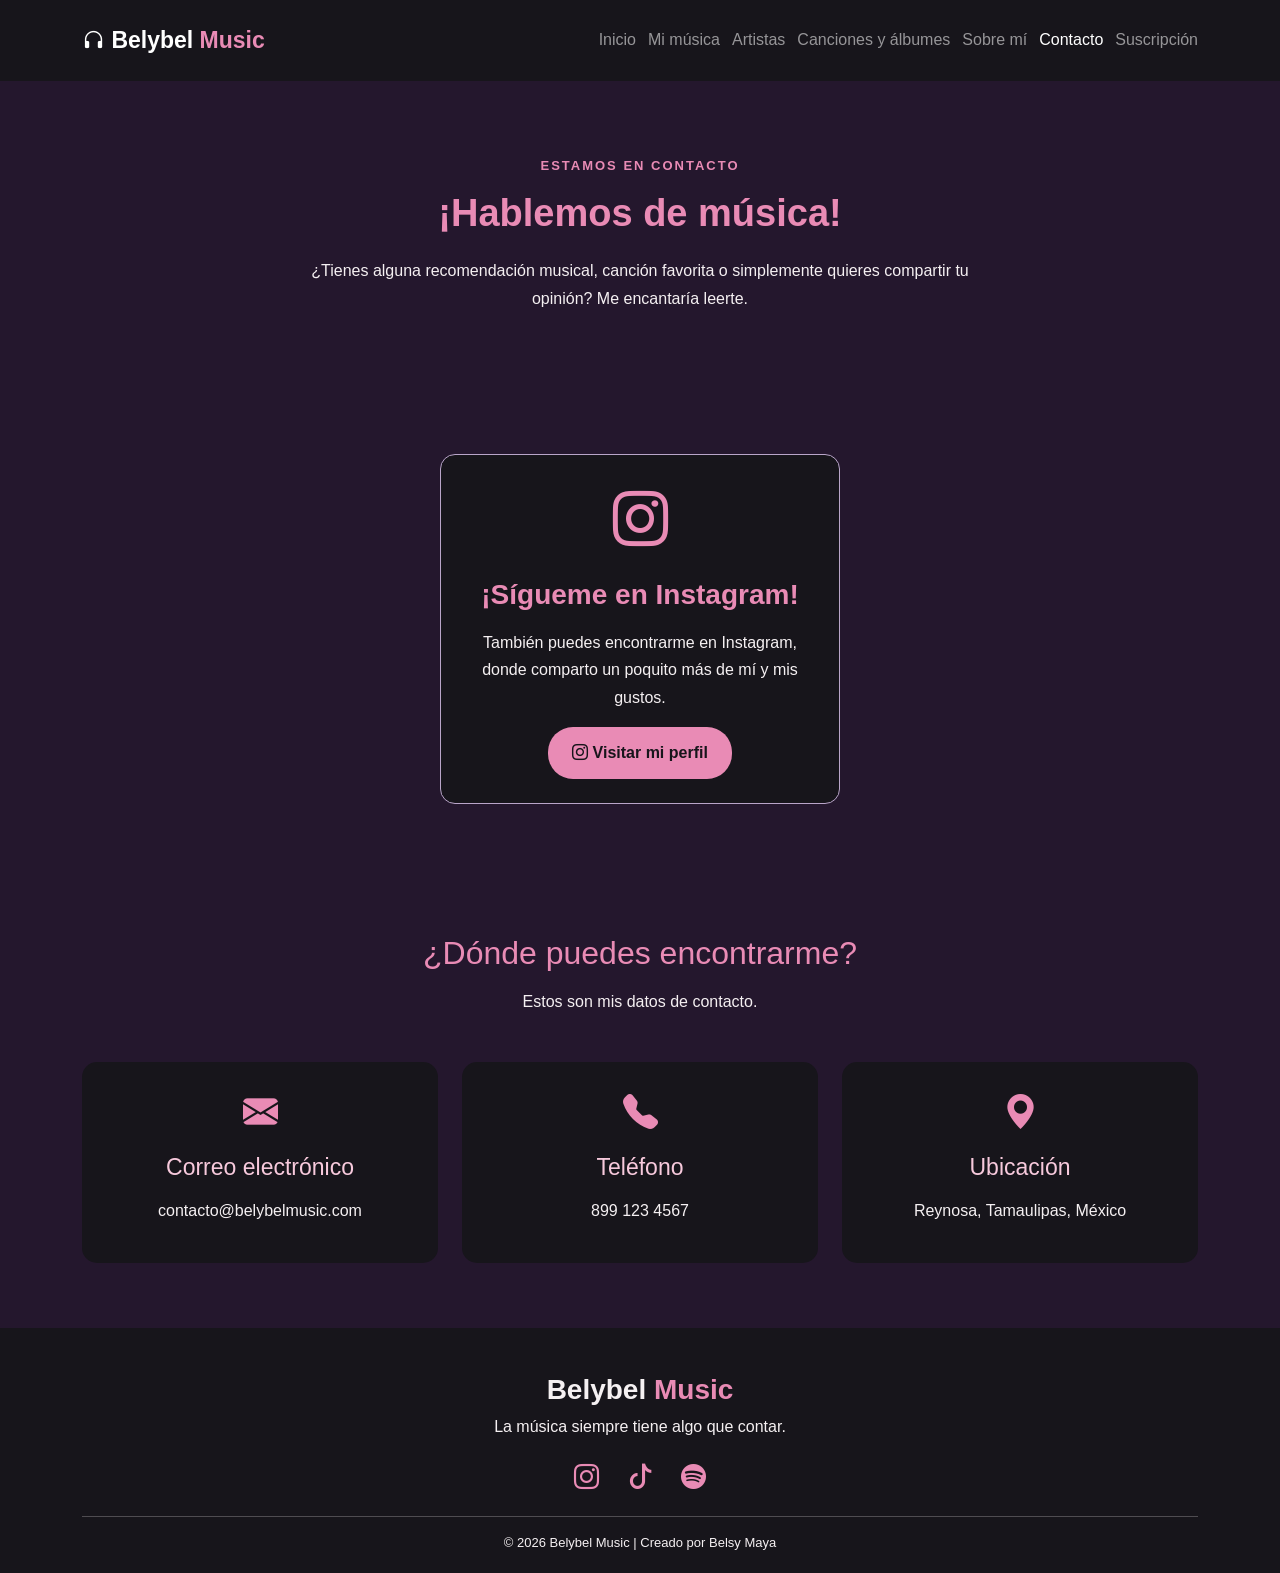
<file: contactanos.html>
<!DOCTYPE html>
<html lang="es">
<head>
    <meta charset="UTF-8">
    <meta name="viewport" content="width=device-width, initial-scale=1.0">
    <meta name="author" content="Belsy Maya">
    <link rel="stylesheet" href="css/bootstrap.min.css">
    <link rel="stylesheet" href="https://cdn.jsdelivr.net/npm/bootstrap-icons@1.13.2/font/bootstrap-icons.min.css">
    <link rel="stylesheet" href="css/estilos.css">
    <title>Contacto | Belybel Music</title>

</head>
<body>
    <nav class="navbar navbar-dark">
    <div class="container">
        <a class="navbar-brand" href="index.html">
            <i class="bi bi-headphones"></i>
            Belybel<span> Music</span>
        </a>

        <ul class="navbar-nav flex-row flex-wrap">
            <li class="nav-item">
                <a class="nav-link" href="index.html">Inicio</a>
            </li>
            <li class="nav-item">
                <a class="nav-link" href="generos.html">Mi música</a>
            </li>
            <li class="nav-item">
                <a class="nav-link " href="artistas.html">Artistas</a>
            </li>
            <li class="nav-item">
                <a class="nav-link" href="albumes.html">Canciones y álbumes</a>
            </li>
            <li class="nav-item">
                <a class="nav-link" href="acerca.html">Sobre mí</a>
            </li>
            <li class="nav-item">
                <a class="nav-link active " href="contactanos.html">Contacto</a>
            </li>
             <li class="nav-item">
                    <a class="nav-link" href="suscripcion.html">Suscripción</a>
                </li>
        </ul>
    </div>
</nav>

<!-- CONTENIDO PRINCIPAL -->
<main>

    <!-- ENCABEZADO DE CONTACTO -->
    <section class="encabezado-generos text-center">
        <div class="container">

            <p class="subtitulo">ESTAMOS EN CONTACTO</p>

            <h1>¡Hablemos de música!</h1>

            <p>
                ¿Tienes alguna recomendación musical, canción
                favorita o simplemente quieres compartir tu
                opinión? Me encantaría leerte.
            </p>

        </div>
    </section>

<!-- TARJETA DE INSTAGRAM -->
<section class="seccion-contenido">
    <div class="container">

        <div class="card mx-auto tarjeta-historia text-center"
             style="max-width: 400px;">

            <div class="card-body p-4">

                <i class="bi bi-instagram"
                   style="font-size: 55px; color: var(--rosa);">
                </i>

                <h2 class="card-title mt-3">
                    ¡Sígueme en Instagram!
                </h2>

                <p class="card-text">
                    También puedes encontrarme en Instagram,
                    donde comparto un poquito más de mí y mis gustos.
                </p>

                <a href="https://www.instagram.com/belsyyy_1?avpt=cDh1N3l4bGZheW00&utm_source=qr"
                   target="_blank"
                   class="btn btn-rosa">
                    <i class="bi bi-instagram"></i>
                    Visitar mi perfil
                </a>

            </div>
        </div>

    </div>
</section>

<!-- INFORMACIÓN DE CONTACTO -->
<section class="seccion-contenido">
    <div class="container">

        <div class="text-center mb-5">
            <h2>¿Dónde puedes encontrarme?</h2>
            <p>Estos son mis datos de contacto.</p>
        </div>

        <div class="row g-4">

            <div class="col-md-4">
                <div class="tarjeta-genero p-4 text-center">
                    <i class="bi bi-envelope-fill"
                       style="font-size: 35px; color: var(--rosa);">
                    </i>
                    <h2>Correo electrónico</h2>
                    <p>contacto@belybelmusic.com</p>
                </div>
            </div>

            <div class="col-md-4">
                <div class="tarjeta-genero p-4 text-center">
                    <i class="bi bi-telephone-fill"
                       style="font-size: 35px; color: var(--rosa);">
                    </i>
                    <h2>Teléfono</h2>
                    <p>899 123 4567</p>
                </div>
            </div>

            <div class="col-md-4">
                <div class="tarjeta-genero p-4 text-center">
                    <i class="bi bi-geo-alt-fill"
                       style="font-size: 35px; color: var(--rosa);">
                    </i>
                    <h2>Ubicación</h2>
                    <p>Reynosa, Tamaulipas, México</p>
                </div>
            </div>

        </div>
    </div>
</section>

</main>

<!-- PIE DE PÁGINA -->
<footer class="footer">
    <div class="container">

        <h3>Belybel<span> Music</span></h3>

        <p>
            La música siempre tiene algo que contar.
        </p>

        <div class="redes-sociales">
            <i class="bi bi-instagram"></i>
            <i class="bi bi-tiktok"></i>
            <i class="bi bi-spotify"></i>
        </div>

        <hr>

        <p class="copyright">
            © 2026 Belybel Music | Creado por Belsy Maya
        </p>

    </div>
</footer>


    
</body>
</html>
</file>
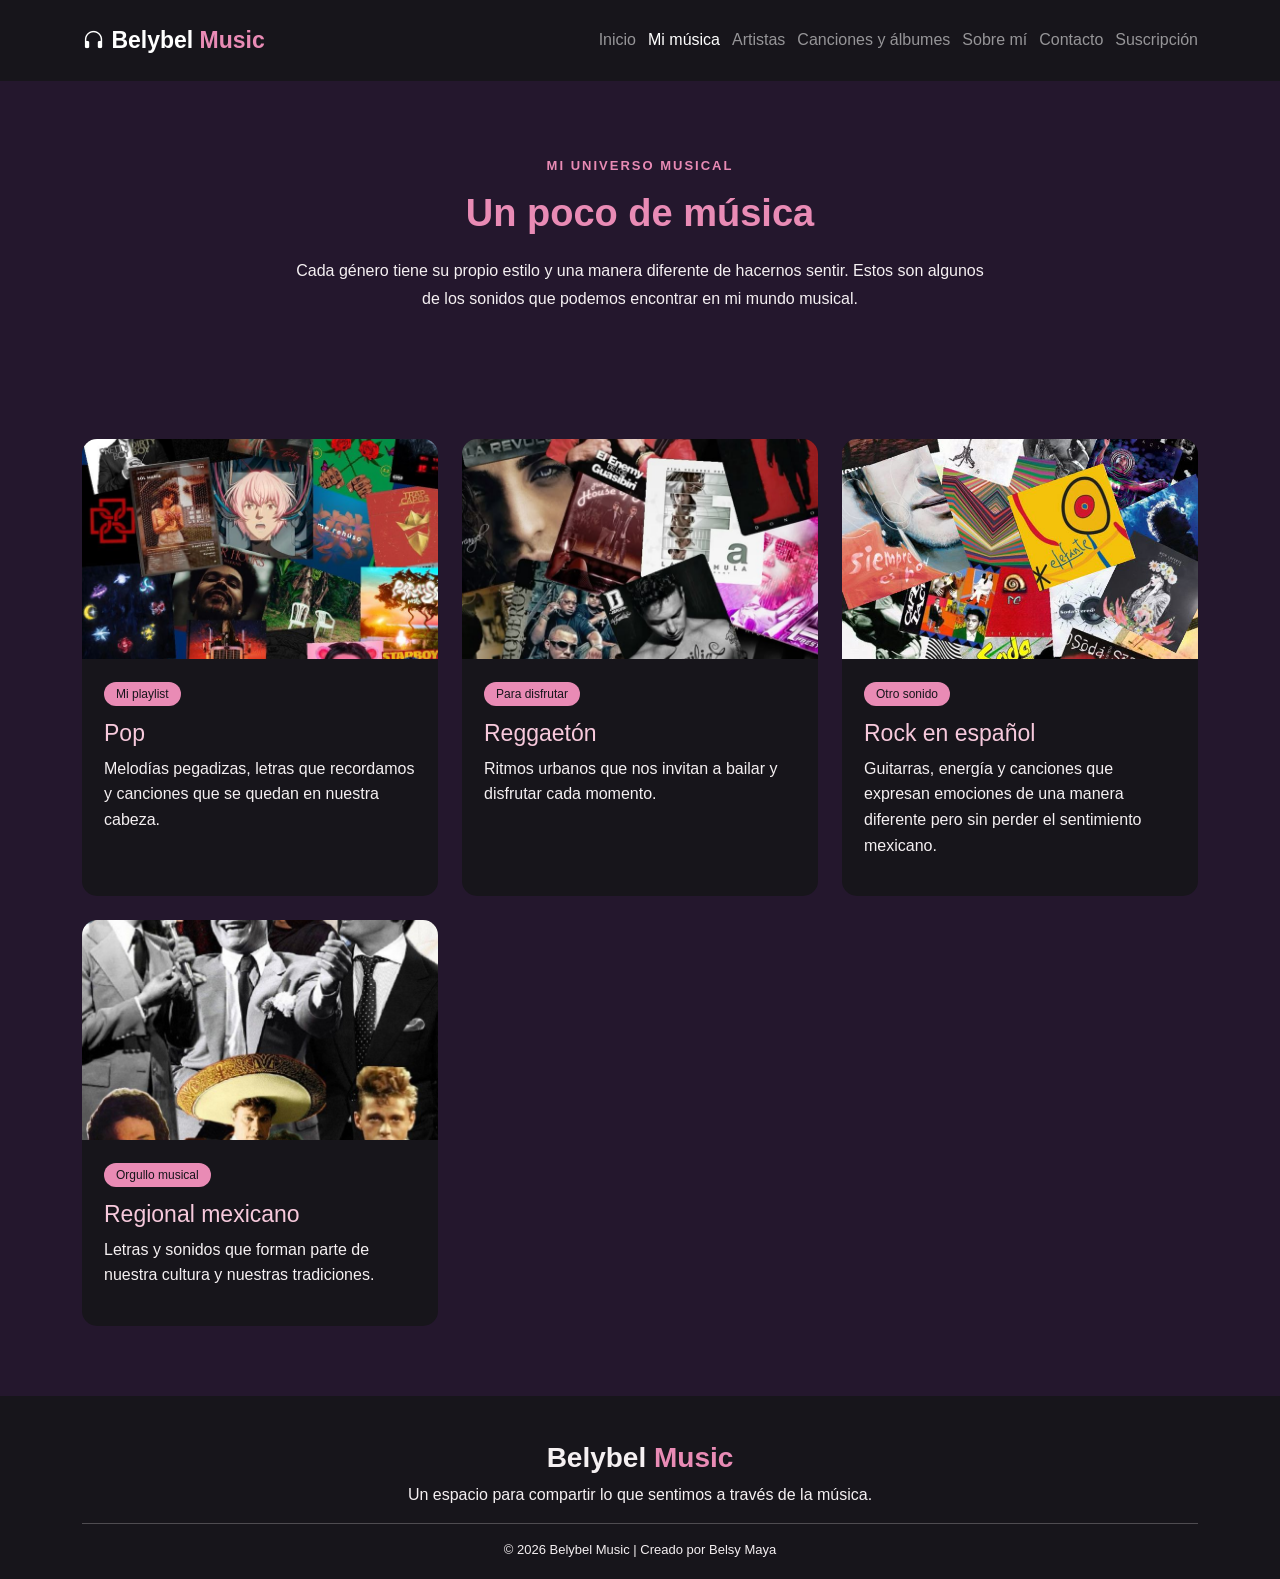
<file: generos.html>
<!DOCTYPE html>
<html lang="es">
<head>
    <meta charset="UTF-8">
    <meta name="viewport" content="width=device-width, initial-scale=1.0">
    <title>Mi musica | Belybel</title>
    <meta name="author" content="Belsy Maya">
    <link rel="stylesheet" href="css/bootstrap.min.css">
    <link rel="stylesheet" href="https://cdn.jsdelivr.net/npm/bootstrap-icons@1.13.2/font/bootstrap-icons.min.css">
    <link rel="stylesheet" href="css/estilos.css">


</head>
<body>
     <!-- BARRA DE NAVEGACIÓN -->
    <nav class="navbar navbar-dark">
        <div class="container">

            <a class="navbar-brand" href="index.html">
                <i class="bi bi-headphones"></i>
                Belybel<span> Music</span>
            </a>

            <ul class="navbar-nav flex-row flex-wrap">

                <li class="nav-item">
                    <a class="nav-link" href="index.html">Inicio</a>
                </li>

                <li class="nav-item">
                    <a class="nav-link active" href="generos.html">Mi música</a>
                </li>

                <li class="nav-item">
                    <a class="nav-link" href="artistas.html">Artistas</a>
                </li>

                <li class="nav-item">
                    <a class="nav-link" href="albumes.html">Canciones y álbumes</a>
                </li>

                <li class="nav-item">
                    <a class="nav-link" href="acerca.html">Sobre mí</a>
                </li>

                <li class="nav-item">
                    <a class="nav-link" href="contactanos.html">Contacto</a>
                </li>
                 <li class="nav-item">
                    <a class="nav-link " href="suscripcion.html">Suscripción</a>
                </li>

            </ul>

        </div>
    </nav>
    <!-- ENCABEZADO -->
    <header class="encabezado-generos">

        <div class="container text-center">

            <p class="subtitulo">MI UNIVERSO MUSICAL</p>

            <h1>Un poco de música</h1>

            <p>
                Cada género tiene su propio estilo y una manera diferente
                de hacernos sentir. Estos son algunos de los sonidos
                que podemos encontrar en mi mundo musical.
            </p>

        </div>

    </header>


    <!-- GÉNEROS MUSICALES -->
    <main class="container seccion-generos">

        <div class="row g-4">

            <!-- POP -->
            <div class="col-md-6 col-lg-4">
                <div class="tarjeta-genero">

                    <img src="Imagenes/genero_pop.jpg" alt="Música pop">

                    <div class="contenido-tarjeta">
                        <span class="etiqueta">Mi playlist</span>
                        <h2>Pop</h2>

                        <p>
                            Melodías pegadizas, letras que recordamos
                            y canciones que se quedan en nuestra cabeza.
                        </p>
                    </div>

                </div>
            </div>

            <!-- REGGAETÓN -->
            <div class="col-md-6 col-lg-4">
                <div class="tarjeta-genero">

                    <img src="Imagenes/genero_reggaeton.jpg" alt="Música reggaetón">

                    <div class="contenido-tarjeta">
                        <span class="etiqueta">Para disfrutar</span>
                        <h2>Reggaetón</h2>

                        <p>
                            Ritmos urbanos que nos invitan a bailar
                            y disfrutar cada momento.
                        </p>
                    </div>

                </div>
            </div>

            <!-- Rock en español -->
            <div class="col-md-6 col-lg-4">
                <div class="tarjeta-genero">

                    <img src="Imagenes/genero_rock en español.jpg" alt="Música rock en español">

                    <div class="contenido-tarjeta">
                        <span class="etiqueta">Otro sonido</span>
                        <h2>Rock en español</h2>

                        <p>
                            Guitarras, energía y canciones que expresan
                            emociones de una manera diferente pero sin perder el sentimiento mexicano.
                        </p>
                    </div>

                </div>
            </div>

            <!-- REGIONAL MEXICANO -->
            <div class="col-md-6 col-lg-4">
                <div class="tarjeta-genero">

                    <img src="Imagenes/genero_ regional mexicano.jpg" alt="Regional mexicano">

                    <div class="contenido-tarjeta">
                        <span class="etiqueta">Orgullo musical</span>
                        <h2>Regional mexicano</h2>

                        <p>
                            Letras y sonidos que forman parte de nuestra
                            cultura y nuestras tradiciones.
                        </p>
                    </div>

                </div>
            </div>

        </div>

    </main>


    <!-- PIE DE PÁGINA -->
    <footer class="footer">

        <div class="container text-center">

            <h3>Belybel<span> Music</span></h3>

            <p>Un espacio para compartir lo que sentimos a través de la música.</p>

            <hr>

            <p class="copyright">
                © 2026 Belybel Music | Creado por Belsy Maya
            </p>

        </div>

    </footer>

    
</body>
</html>
</file>
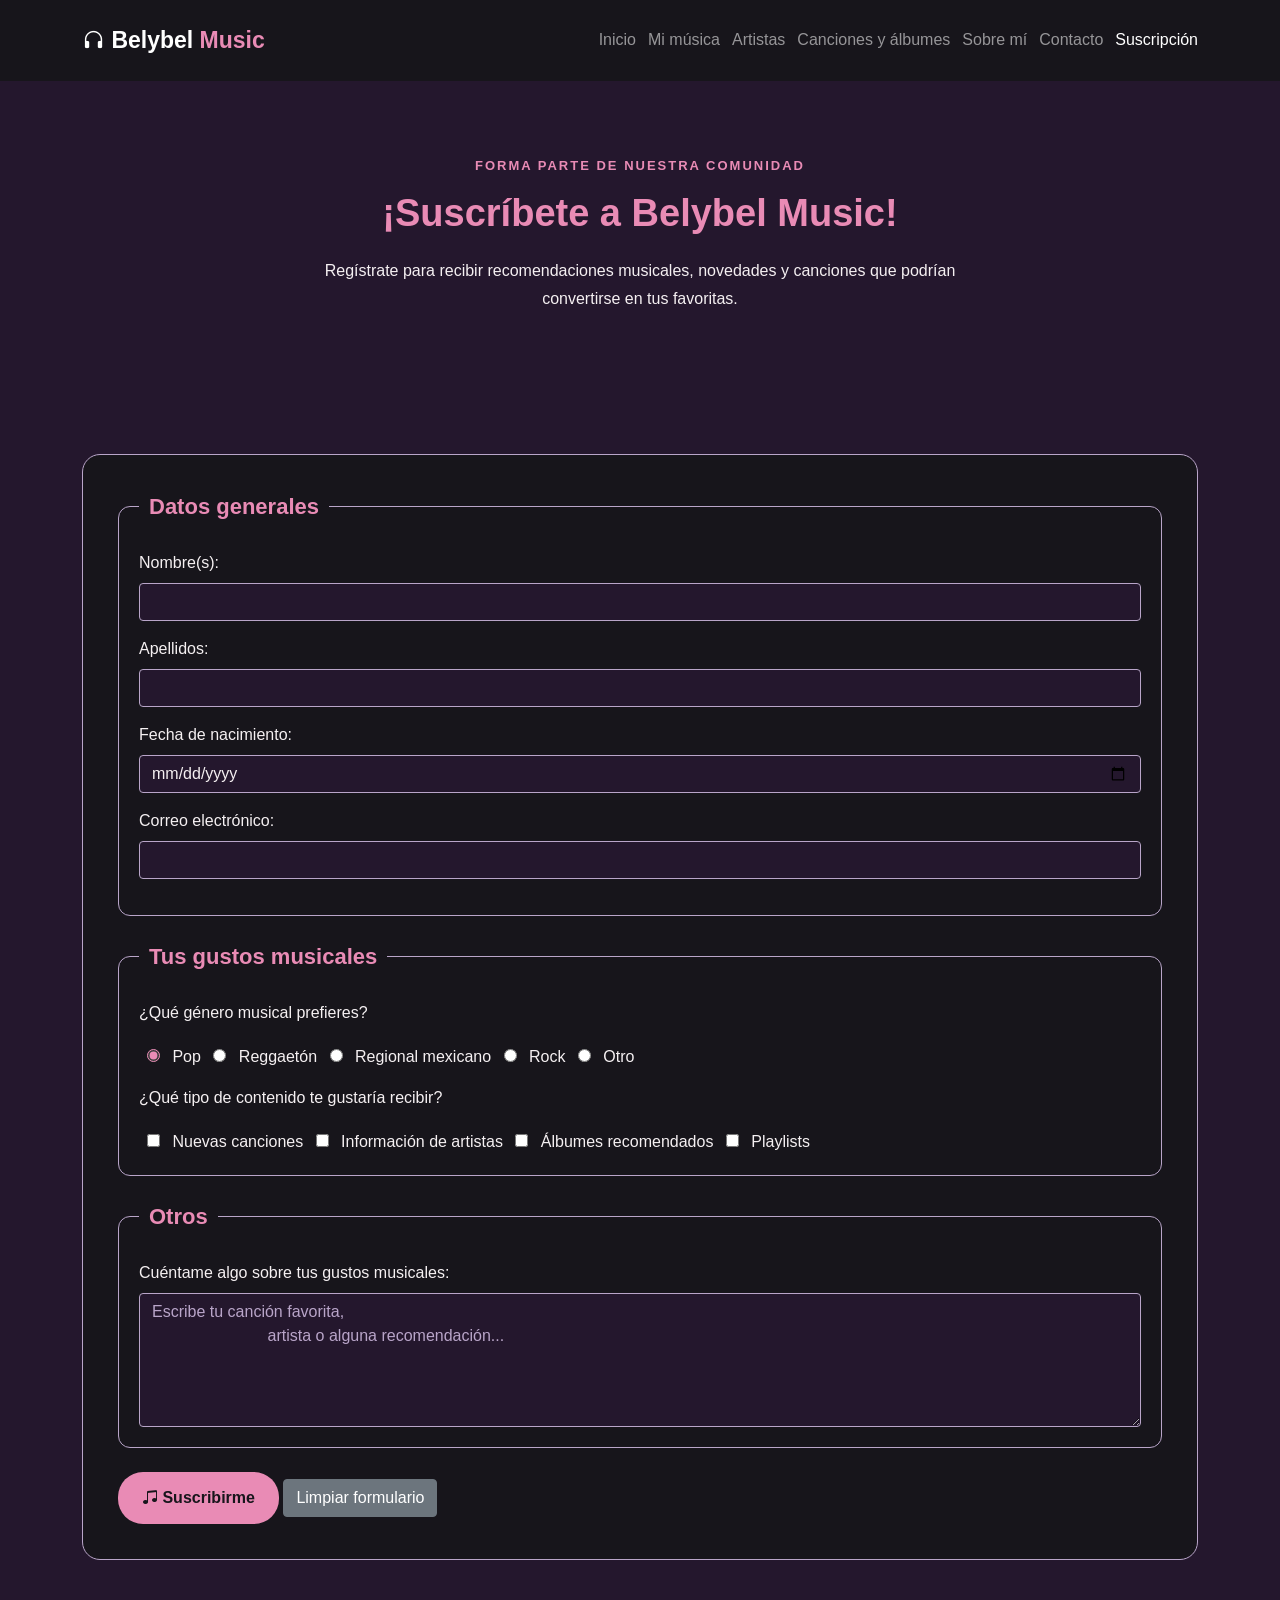
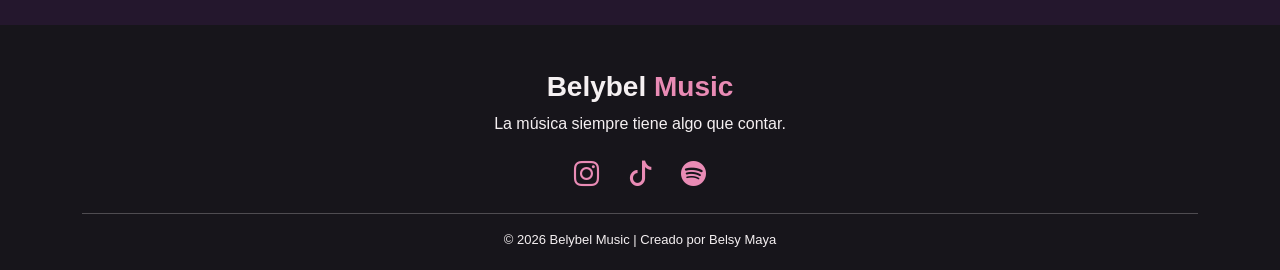
<file: suscripcion.html>
<!DOCTYPE html>
<html lang="es">
<head>
    <meta charset="UTF-8">
    <meta name="viewport" content="width=device-width, initial-scale=1.0">
    <meta name="author" content="Belsy Maya">

    <title>Document</title>
     <link rel="stylesheet" href="css/bootstrap.min.css">
    <link rel="stylesheet" href="https://cdn.jsdelivr.net/npm/bootstrap-icons@1.13.2/font/bootstrap-icons.min.css">
    <link rel="stylesheet" href="css/estilos.css">
</head>
<body>
    <nav class="navbar navbar-dark">
    <div class="container">
        <a class="navbar-brand" href="index.html">
            <i class="bi bi-headphones"></i>
            Belybel<span> Music</span>
        </a>

        <ul class="navbar-nav flex-row flex-wrap">
            <li class="nav-item">
                <a class="nav-link" href="index.html">Inicio</a>
            </li>
            <li class="nav-item">
                <a class="nav-link" href="generos.html">Mi música</a>
            </li>
            <li class="nav-item">
                <a class="nav-link " href="artistas.html">Artistas</a>
            </li>
            <li class="nav-item">
                <a class="nav-link" href="albumes.html">Canciones y álbumes</a>
            </li>
            <li class="nav-item">
                <a class="nav-link" href="acerca.html">Sobre mí</a>
            </li>
            <li class="nav-item">
                <a class="nav-link" href="contactanos.html">Contacto</a>
            </li>
             <li class="nav-item">
                    <a class="nav-link active" href="suscripcion.html">Suscripción</a>
                </li>
        </ul>
    </div>
</nav>

<header class="encabezado-generos text-center">
    <div class="container">
        <p class="subtitulo">FORMA PARTE DE NUESTRA COMUNIDAD</p>
        <h1>¡Suscríbete a Belybel Music!</h1>
        <p>
            Regístrate para recibir recomendaciones musicales,
            novedades y canciones que podrían convertirse
            en tus favoritas.
        </p>
    </div>
</header>

<main class="seccion-contenido">
    <div class="container">

        <form name="formulario" method="get"
              accept-charset="UTF-8"
              class="formulario-musical">

            <fieldset class="mb-4">
                <legend>Datos generales</legend>

                <label for="nombre" class="form-label">
                    Nombre(s):
                </label>
                <input type="text" maxlength="30"
                       name="nombre" id="nombre"
                       class="form-control mb-3" required>

                <label for="apellido" class="form-label">
                    Apellidos:
                </label>
                <input type="text" maxlength="50"
                       name="apellido" id="apellido"
                       class="form-control mb-3" required>

                <label for="fecha" class="form-label">
                    Fecha de nacimiento:
                </label>
                <input type="date" name="fecha"
                       id="fecha"
                       class="form-control mb-3">

                <label for="correo" class="form-label">
                    Correo electrónico:
                </label>
                <input type="email" name="correo"
                       id="correo" maxlength="50"
                       class="form-control mb-3" required>

            </fieldset>

            <fieldset class="mb-4">
                <legend>Tus gustos musicales</legend>

                <p>¿Qué género musical prefieres?</p>

                <label>
                    <input type="radio" name="genero"
                           value="Pop" checked>
                    Pop
                </label>

                <label>
                    <input type="radio" name="genero"
                           value="Reggaeton">
                    Reggaetón
                </label>

                <label>
                    <input type="radio" name="genero"
                           value="Regional">
                    Regional mexicano
                </label>

                <label>
                    <input type="radio" name="genero"
                           value="Rock">
                    Rock
                </label>

                <label>
                    <input type="radio" name="genero"
                           value="Otro">
                    Otro
                </label>

                <p class="mt-3">¿Qué tipo de contenido te gustaría recibir?</p>

                <label>
                    <input type="checkbox" name="contenido"
                           value="Canciones">
                    Nuevas canciones
                </label>

                <label>
                    <input type="checkbox" name="contenido"
                           value="Artistas">
                    Información de artistas
                </label>

                <label>
                    <input type="checkbox" name="contenido"
                           value="Albumes">
                    Álbumes recomendados
                </label>

                <label>
                    <input type="checkbox" name="contenido"
                           value="Playlists">
                    Playlists
                </label>
            </fieldset>

            <fieldset class="mb-4">
                <legend>Otros</legend>

                <label for="comentarios" class="form-label">
                    Cuéntame algo sobre tus gustos musicales:
                </label>

                <textarea name="comentarios"
                          id="comentarios"
                          rows="5"
                          class="form-control"
                          placeholder="Escribe tu canción favorita,
                          artista o alguna recomendación..."></textarea>
            </fieldset>

            <button type="submit" class="btn btn-rosa">
                <i class="bi bi-music-note-beamed"></i>
                Suscribirme
            </button>

            <button type="reset" class="btn btn-secondary">
                Limpiar formulario
            </button>

        </form>

    </div>
</main>

<!-- PIE DE PÁGINA -->
<footer class="footer">
    <div class="container">

        <h3>Belybel<span> Music</span></h3>

        <p>
            La música siempre tiene algo que contar.
        </p>

        <div class="redes-sociales">
            <i class="bi bi-instagram"></i>
            <i class="bi bi-tiktok"></i>
            <i class="bi bi-spotify"></i>
        </div>

        <hr>

        <p class="copyright">
            © 2026 Belybel Music | Creado por Belsy Maya
        </p>

    </div>
</footer>
</body>
</html>

</body>
</html>
</file>
<file: css/estilos.css>
/* COLORES DEL BLOG */
:root {
    --rosa: #E98BB5;
    --rosa-claro: #F7C9DC;
    --morado: #24172D;
    --negro: #17151B;
    --blanco: #F5F0F2;
    --lila: #B9A5C9;
}

/* CONFIGURACIÓN GENERAL */
body {
    background-color: var(--morado);
    color: var(--blanco);
    font-family: Arial, sans-serif;
    margin: 0;
}

/* BARRA DE NAVEGACIÓN */
.navbar {
    background-color: var(--negro);
    padding: 18px 0;
}

.navbar-brand {
    font-size: 23px;
    font-weight: bold;
    color: var(--blanco);
}

.navbar-brand span {
    color: var(--rosa);
}

.navbar-nav {
    gap: 12px;
}

.nav-link {
    color: var(--blanco) 
}

.nav-link:hover,
.nav-link.active {
    color: var(--rosa)
}

/* PORTADA PRINCIPAL */
.portada {
    padding: 90px 0;
    background-color: var(--morado);
}

.subtitulo {
    color: var(--rosa);
    font-size: 13px;
    font-weight: bold;
    letter-spacing: 2px;
}

.portada h1 {
    font-size: 48px;
    font-weight: bold;
    margin-bottom: 20px;
}

.portada h1 span {
    color: var(--rosa);
    display: block;
}

.descripcion {
    color: var(--blanco);
    font-size: 17px;
    line-height: 1.8;
    margin-bottom: 28px;
}

/* BOTÓN ROSA */
.btn-rosa {
    background-color: var(--rosa);
    color: var(--negro);
    padding: 13px 23px;
    border-radius: 25px;
    font-weight: bold;
    text-decoration: none;
}

.btn-rosa:hover {
    background-color: var(--rosa-claro);
    color: var(--negro);
}

/* IMAGEN DE PORTADA */
.imagen-portada {
    max-height: 380px;
    border-radius: 20px;
    object-fit: cover;
}

/* FRASE MUSICAL */
.frase-musical {
    background-color: var(--negro);
    padding: 55px 20px;
}

.frase-musical i {
    color: var(--rosa);
    font-size: 35px;
}

.frase-musical h2 {
    color: var(--rosa-claro);
    margin: 18px 0;
    font-size: 30px;
}

.frase-musical p {
    color: var(--blanco);
}

/* CONTENIDO */
.seccion-contenido {
    padding-top: 65px;
    padding-bottom: 65px;
}

.seccion-contenido h2 {
    color: var(--rosa);
    margin-bottom: 18px;
}

/* SECCIÓN DE CANCIONES */
.canciones {
    padding: 75px 0;
    background-color: #17151B;
}

.canciones h2 {
    color: var(--rosa);
    font-size: 34px;
    font-weight: bold;
}

.canciones .container > .text-center > p:last-child {
    color: var(--blanco);
}

/* TARJETAS MUSICALES */
.tarjeta-musical {
    background-color: #24172D;
    border-radius: 15px;
    overflow: hidden;
    height: 100%;
    transition: transform 0.3s;
}

.tarjeta-musical:hover {
    transform: translateY(-7px);
}

.tarjeta-musical img {
    width: 100%;
    height: 220px;
    object-fit: cover;
}

.contenido-tarjeta {
    padding: 22px;
}

.contenido-tarjeta h3 {
    color: var(--rosa-claro);
    font-size: 21px;
    margin-top: 12px;
}

.contenido-tarjeta p {
    color: var(--blanco);
    line-height: 1.6;
}

.etiqueta {
    background-color: var(--rosa);
    color: var(--negro);
    padding: 5px 12px;
    border-radius: 20px;
    font-size: 12px;
}

/* SECCIÓN DESCUBRE */
.descubre {
    background-color: var(--rosa-claro);
    color: var(--negro);
    padding: 75px 0;
}

.descubre h2 {
    font-size: 35px;
    font-weight: bold;
    margin-bottom: 20px;
}

.descubre p {
    line-height: 1.8;
}

.imagen-descubre {
    max-height: 300px;
    border-radius: 20px;
    object-fit: cover;
}

/* PIE DE PÁGINA */
.footer {
    background-color: var(--negro);
    padding: 45px 0 20px;
    text-align: center;
}

.footer h3 {
    color: var(--blanco);
    font-weight: bold;
}

.footer h3 span {
    color: var(--rosa);
}

.footer p {
    color: var(--blanco);
}

.redes-sociales {
    margin: 20px 0;
}

.redes-sociales i {
    color: var(--rosa);
    font-size: 25px;
    margin: 0 12px;
}

.footer hr {
    border-color: var(--lila);
}

.copyright {
    font-size: 13px;
    margin-bottom: 0;
}

/* ENCABEZADO DE GÉNEROS */
.encabezado-generos {
    padding: 75px 0;
    background-color: var(--morado);
}

.encabezado-generos h1 {
    color: var(--rosa);
    font-size: 38px;
    font-weight: bold;
    margin-bottom: 20px;
}

.encabezado-generos p:last-child {
    max-width: 700px;
    margin: auto;
    line-height: 1.8;
}

/* TARJETAS DE GÉNEROS */
.seccion-generos {
    padding-top: 50px;
    padding-bottom: 70px;
}

.tarjeta-genero {
    background-color: #17151B;
    border-radius: 15px;
    overflow: hidden;
    height: 100%;
    transition: transform 0.3s;
}

.tarjeta-genero:hover {
    transform: translateY(-7px);
}

.tarjeta-genero img {
    width: 100%;
    height: 220px;
    object-fit: cover;
}

.tarjeta-genero h2 {
    color: var(--rosa-claro);
    font-size: 23px;
    margin-top: 15px;
}

/* PÁGINA DE CANCIONES Y ÁLBUMES */

.seccion-carrusel {
    background-color: var(--negro);
    padding: 65px 0;
}

.seccion-carrusel h2 {
    color: var(--rosa);
    font-size: 32px;
    font-weight: bold;
    margin-bottom: 30px;
}

.seccion-carrusel .carousel {
    max-width: 850px;
    margin: auto;
}

.seccion-carrusel .carousel-item img {
    width: 100%;
    height: 400px;
    object-fit: cover;
    border-radius: 18px;
}

.seccion-generos > .container > .text-center > h2 {
    color: var(--rosa);
    font-size: 32px;
    font-weight: bold;
}

.seccion-generos > .container > .text-center > p:last-child {
    color: var(--blanco);
}

.seccion-carrusel .carousel {
    max-width: 700px;
    margin: auto;
}

.seccion-carrusel .carousel-item img {
    width: 100%;
    height: 320px;
    object-fit: contain;
    background-color: var(--morado);
    border-radius: 18px;
}

/* BARRITAS DEL CARRUSEL */
.seccion-carrusel .carousel-indicators {
    bottom: -45px;
}

.seccion-carrusel .carousel-indicators [data-bs-target] {
    background-color: var(--rosa);
    width: 35px;
    height: 5px;
    border-radius: 10px;
    opacity: 0.5;
}

.seccion-carrusel .carousel-indicators .active {
    opacity: 1;
}

/* TARJETA MI HISTORIA */
.tarjeta-historia {
    background-color: var(--negro);
    color: var(--blanco);
    border: 1px solid var(--lila);
    border-radius: 15px;
    overflow: hidden;
}

.tarjeta-historia img {
    width: 100%;
    height: 280px;
    object-fit: cover;
}

.tarjeta-historia h2 {
    color: var(--rosa);
    font-size: 28px;
    font-weight: bold;
}

.tarjeta-historia p {
    line-height: 1.7;
}

.btn-spotify {
    background-color: #1DB954;
    color: white;
    padding: 12px 22px;
    border-radius: 8px;
    font-weight: bold;
}

.btn-spotify:hover {
    background-color: #168d40;
    color: white;
}

/* FORMULARIO DE SUSCRIPCIÓN */
.formulario-musical {
    background-color: var(--negro);
    padding: 35px;
    border-radius: 18px;
    border: 1px solid var(--lila);
}

.formulario-musical fieldset {
    border: 1px solid var(--lila);
    border-radius: 12px;
    padding: 20px;
}

.formulario-musical legend {
    color: var(--rosa);
    font-size: 22px;
    font-weight: bold;
    float: none;
    width: auto;
    padding: 0 10px;
}

.formulario-musical label,
.formulario-musical p {
    color: var(--blanco);
}

.formulario-musical input[type="radio"],
.formulario-musical input[type="checkbox"] {
    margin: 8px;
    accent-color: var(--rosa);
}

.formulario-musical .form-control {
    background-color: var(--morado);
    color: var(--blanco);
    border: 1px solid var(--lila);
}

.formulario-musical .form-control::placeholder {
    color: var(--lila);
}
</file>
